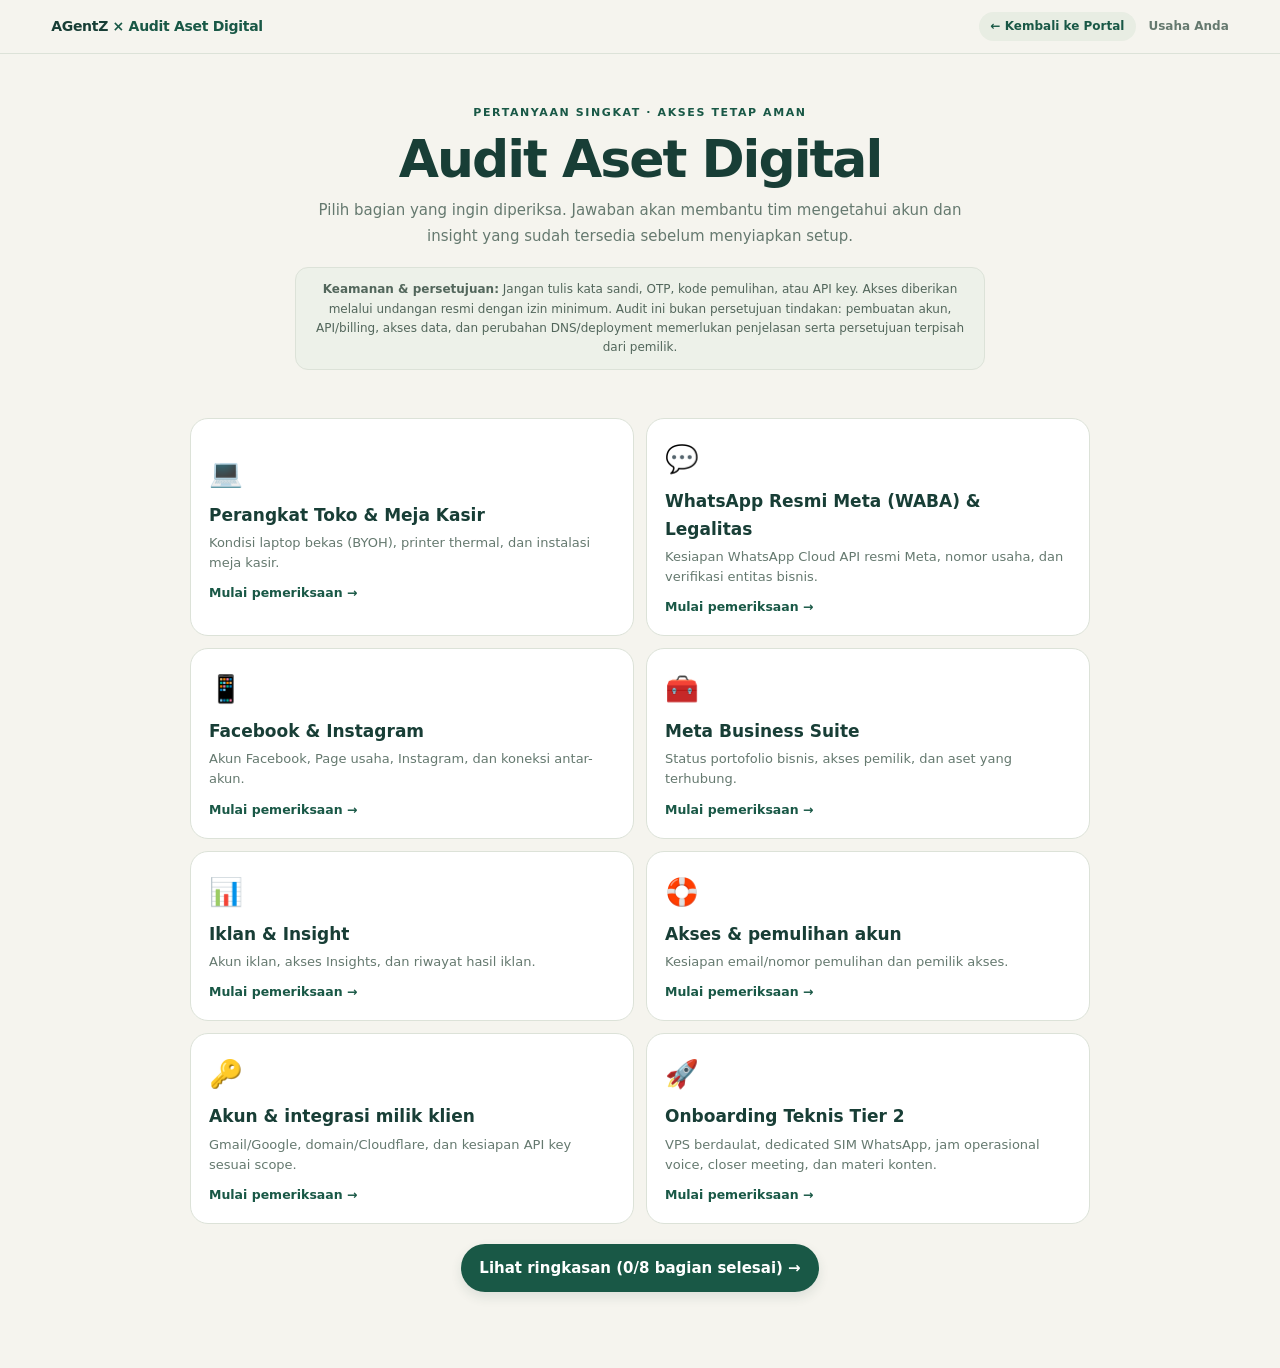
<file: audit.html>
<!doctype html><html lang="id"><head><meta charset="utf-8"><meta name="viewport" content="width=device-width,initial-scale=1"><meta name="theme-color" content="#183e36"><title>Audit Aset Digital | AGentZ</title><link rel="stylesheet" href="tokens.css"><style>
:root{color-scheme:light;--ink:#183e36;--green:#195846;--muted:#65796f;--paper:#f5f4ee;--line:#dce2d8;--white:#fff;--orange:#ad582e}*{box-sizing:border-box}body{margin:0;background:var(--paper);color:var(--ink);font:15px/1.6 Inter,ui-sans-serif,system-ui,-apple-system,"Segoe UI",sans-serif}button,input,textarea{font:inherit}button{cursor:pointer}header{position:sticky;top:0;z-index:5;display:flex;justify-content:space-between;align-items:center;gap:12px;padding:12px clamp(16px,4vw,56px);background:#f5f4eef5;border-bottom:1px solid var(--line);backdrop-filter:blur(10px)}.brand{font-size:14px;font-weight:900;letter-spacing:-.3px}.brand span{color:var(--green)}.owner{max-width:45vw;overflow:hidden;text-overflow:ellipsis;white-space:nowrap;color:var(--muted);font-size:12px;font-weight:700}.wrap{width:min(900px,100% - 32px);margin:0 auto;padding:28px 0 56px}.screen{display:none}.screen.active{display:block}.hero{text-align:center;padding:22px 0 24px}.eyebrow{color:var(--green);font-size:11px;font-weight:900;letter-spacing:1.6px;text-transform:uppercase}.hero h1{margin:10px auto;max-width:700px;font-size:clamp(30px,6vw,52px);line-height:1.05;letter-spacing:-2px}.hero p{max-width:650px;margin:12px auto;color:var(--muted);line-height:1.7}.actions{display:flex;justify-content:center;flex-wrap:wrap;gap:10px;margin:20px 0}.btn{border:0;border-radius:999px;background:var(--green);color:white;font-weight:800;padding:12px 18px;box-shadow:0 5px 12px #183e361c}.btn.secondary{background:white;color:var(--green);border:1px solid #cbd8c8;box-shadow:none}.btn:hover{filter:brightness(.95)}.btn:disabled{opacity:.45;cursor:default}.tracks{display:grid;grid-template-columns:repeat(2,minmax(0,1fr));gap:12px;margin-top:24px}.track{padding:18px;border:1px solid var(--line);border-radius:18px;background:white;text-align:left;transition:.15s;color:var(--ink)}.track:hover{border-color:#9bac99;transform:translateY(-2px)}.track .ico{font-size:27px}.track h2{margin:8px 0 4px;font-size:17px}.track p{margin:0;color:var(--muted);font-size:13px;line-height:1.55}.track small{display:block;margin-top:10px;color:var(--green);font-weight:800}.note-banner{margin:18px auto 0;max-width:690px;padding:12px 15px;border:1px solid #dce2d8;border-radius:13px;background:#edf1e9;color:#52665b;font-size:12px;line-height:1.6}.topline{display:flex;align-items:center;justify-content:space-between;gap:12px;margin-bottom:10px}.pill{display:inline-flex;align-items:center;border-radius:999px;background:#e8ede3;color:var(--green);padding:7px 12px;font-size:11px;font-weight:900}.counter{font-size:12px;font-weight:900;color:var(--muted)}.progress{height:7px;background:#dce2d8;border-radius:99px;overflow:hidden}.progress span{display:block;height:100%;background:var(--green);transition:width .2s}.question-box{margin:clamp(28px,7vh,70px) auto 22px;max-width:760px;text-align:center}.question-box .qicon{font-size:32px}.question-box h1{margin:6px auto 10px;font-size:clamp(25px,5vw,40px);line-height:1.16;letter-spacing:-1.3px}.question-box p{margin:0;color:var(--muted);font-size:13px}.options{display:grid;grid-template-columns:repeat(2,minmax(0,1fr));gap:13px;max-width:760px;margin:0 auto}.option{min-height:142px;display:flex;align-items:center;gap:16px;padding:18px;text-align:left;border:2px solid var(--line);border-radius:18px;background:white;color:var(--ink);transition:.15s}.option:hover{border-color:#9bac99;transform:translateY(-2px)}.option.selected{border-color:var(--green);background:#edf5eb;box-shadow:0 5px 16px #183e3611}.option-icon{flex:0 0 auto;width:66px;height:66px;display:grid;place-items:center;border-radius:17px;background:#edf1e9;font-size:36px}.option.selected .option-icon{background:var(--green);color:white}.option-copy{display:flex;flex-direction:column;gap:5px}.option-copy b{font-size:15px}.option-copy small{color:var(--muted);font-size:12px;line-height:1.4}.option-key{font-size:10px;color:var(--green);font-weight:900;letter-spacing:1px}.field{max-width:760px;margin:15px auto}.field label{display:block;margin-bottom:6px;font-size:11px;font-weight:900;color:var(--muted)}.field textarea{width:100%;border:1px solid var(--line);border-radius:12px;background:white;padding:12px 14px;color:var(--ink);resize:vertical}.nav{display:flex;justify-content:space-between;gap:10px;max-width:760px;margin:20px auto}.result-grid{display:grid;grid-template-columns:1fr;gap:12px;margin:18px 0}.result-card{background:#fff;border:1px solid var(--line);border-radius:15px;padding:15px}.result-card h3{margin:0 0 8px;font-size:14px}.result-card ul{margin:0;padding-left:18px;font-size:12px;color:var(--muted)}.result-card ul{padding:0;list-style:none}.result-card li{display:grid;grid-template-columns:minmax(0,1.3fr) minmax(0,1fr);gap:16px;margin:0;padding:12px 0;border-top:1px solid var(--line);overflow-wrap:anywhere}.result-card li small{display:block}.result-card li b{font-size:13px}.status{display:block;color:var(--green);font-size:10px;font-weight:900;text-transform:uppercase;letter-spacing:.8px}.field input{width:100%;border:1px solid var(--line);border-radius:12px;background:white;padding:12px 14px;color:var(--ink)}.summary-line{white-space:pre-wrap;background:#fff;border:1px solid var(--line);border-radius:14px;padding:14px;font-size:12px}@media(max-width:600px){header{padding:10px 14px}.wrap{padding:16px 0 36px}.tracks{gap:8px}.track{padding:13px}.track h2{font-size:15px}.track p{font-size:11px}.options{gap:8px}.option{min-height:100px;display:block;padding:10px}.option-icon{width:42px;height:42px;border-radius:12px;font-size:25px;margin-bottom:7px}.option-copy{gap:3px}.option-copy b{font-size:12px}.option-copy small{font-size:10px}.question-box{margin:30px auto 18px}.result-grid{grid-template-columns:1fr}}
.keyboard-help{text-align:center;color:var(--muted);font-size:11px;margin:12px 0 0}
</style></head><body><header><div class="brand"><a href="index.html?mode=audit" style="color:inherit;text-decoration:none;">AGentZ</a> <span>× Audit Aset Digital</span></div><div style="display:flex;gap:12px;align-items:center;"><a href="index.html?mode=audit" style="color:var(--green);text-decoration:none;font-size:12px;font-weight:800;background:#e8ede3;padding:5px 12px;border-radius:99px;">← Kembali ke Portal</a><div class="owner" id="owner-label">Usaha Anda</div></div></header><main class="wrap">
<section class="screen active" id="home"><div class="hero"><div class="eyebrow">Pertanyaan singkat · akses tetap aman</div><h1>Audit Aset Digital</h1><p>Pilih bagian yang ingin diperiksa. Jawaban akan membantu tim mengetahui akun dan insight yang sudah tersedia sebelum menyiapkan setup.</p><div class="note-banner"><b>Keamanan &amp; persetujuan:</b> Jangan tulis kata sandi, OTP, kode pemulihan, atau API key. Akses diberikan melalui undangan resmi dengan izin minimum. Audit ini bukan persetujuan tindakan: pembuatan akun, API/billing, akses data, dan perubahan DNS/deployment memerlukan penjelasan serta persetujuan terpisah dari pemilik.</div></div><div class="tracks" id="track-grid"></div><div class="actions"><button class="btn" id="show-summary" type="button">Lihat ringkasan audit →</button></div></section>
<section class="screen" id="question"><div class="topline"><span class="pill" id="track-name"></span><span class="counter" id="counter"></span></div><div class="progress"><span id="progress-bar"></span></div><div class="question-box"><div class="qicon" id="question-icon"></div><h1 id="question-title"></h1><p id="question-hint"></p></div><div class="options" id="options-grid"></div><div class="field"><label for="answer-note">Catatan tambahan (opsional)</label><textarea id="answer-note" rows="2" placeholder="Tulis rincian, nama akun, atau kendala yang perlu diperiksa…"></textarea></div><p class="keyboard-help" id="keyboard-help">Pintasan: 1–4 pilih jawaban · Enter lanjut · Shift+Enter baris baru</p><div class="nav"><button class="btn secondary" id="back-btn" type="button">← Menu audit</button><button class="btn" id="next-btn" type="button">Berikutnya →</button></div></section>
<section class="screen" id="report"><div class="hero"><div class="eyebrow">Rangkuman untuk persiapan setup</div><h1>Kesiapan Aset Digital</h1><p>Periksa jawaban tiap bagian. Jawaban “belum tahu” dapat ditindaklanjuti saat setup.</p></div><div class="result-grid" id="report-grid"></div><div class="field"><label for="audit-export">Semua pertanyaan &amp; jawaban · siap disalin ke AI</label><textarea id="audit-export" rows="12" readonly></textarea><p id="copy-status" role="status" aria-live="polite"></p></div><div class="field"><label for="business-name">Nama usaha (opsional)</label><input id="business-name" placeholder="Nama usaha"></div><div class="field"><label for="final-note">Catatan umum untuk tim (opsional)</label><textarea id="final-note" rows="3" placeholder="Konteks tambahan untuk persiapan setup"></textarea></div><div class="actions"><button class="btn secondary" id="return-home" type="button">← Kembali ke audit</button><button class="btn" id="copy-audit" type="button">Copy clipboard</button><button class="btn secondary" id="continue-setup" type="button">Simpan audit & lanjut ke Setup →</button></div></section>
</main><script>
const tracks={
hardware:{name:'Perangkat Toko & Meja Kasir',icon:'💻',desc:'Kondisi laptop bekas (BYOH), printer thermal, dan instalasi meja kasir.',questions:[
 {key:'hw-laptop',icon:'💻',text:'Apakah ada laptop bekas di toko yang siap diubah menjadi server Sulaptop 24/7?',hint:'Laptop Windows Core i3/i5, RAM min 4GB, SSD min 128GB, baterai nyala sebagai UPS darurat.',choices:[['✅','Ada, siap diinstal (BYOH)','Laptop siap'],['🔋','Ada, tapi baterai drop/rusak','Perlu servis/baterai'],['➕','Tidak ada laptop bekas','Pilih unit siap pakai AGentZ'],['❔','Belum tahu','Perlu dicek tim AGentZ']]},
 {key:'hw-printer',icon:'🖨️',text:'Apakah meja kasir sudah memiliki printer thermal USB untuk nota & kurir?',hint:'USB Thermal Printer 58mm/80mm high-speed untuk cetak tiket otomatis.',choices:[['✅','Sudah ada printer thermal USB','Printer tersedia'],['➕','Belum ada / masih nota tulisan tangan','Termasuk paket Tier 1'],['🖨️','Hanya ada printer A4 biasa','Perlu printer thermal kasir'],['❔','Belum tahu','Perlu diperiksa']]},
 {key:'hw-telegram',icon:'📱',text:'Apakah pemilik usaha aktif menggunakan akun Telegram pribadi?',hint:'Untuk menerima briefing omzet jam 07:00 dan kontrol 5 perintah toko dari HP.',choices:[['✅','Ya, aktif setiap hari','Telegram siap'],['📲','Ada akun, jarang dibuka','Siap aktifkan notifikasi'],['➕','Belum punya akun Telegram','Siap install aplikasi'],['❔','Lebih ingin via WhatsApp','Bahas saat onboarding']]},
 {key:'hw-phone',icon:'🔌',text:'Apakah ada ponsel Android cadangan toko untuk kabel USB gateway OTP?',hint:'Koneksi kabel USB permanen untuk ekstraksi SMS OTP bank & backup internet darurat.',choices:[['✅','Ada HP Android cadangan toko','Gateway siap'],['➕','Tidak ada (Opsi HP Toko Pixel +Rp 2,2 Jt)','Perlu unit siap pakai'],['🔒','Perlu proteksi baterai 80%','Konfigurasi anti-kembung'],['❔','Belum tahu','Bahas saat onboarding']]}
]},
waba:{name:'WhatsApp Resmi Meta (WABA) & Legalitas',icon:'💬',desc:'Kesiapan WhatsApp Cloud API resmi Meta, nomor usaha, dan verifikasi entitas bisnis.',questions:[
 {key:'waba-status',icon:'📱',text:'Bagaimana nomor WhatsApp bisnis digunakan saat ini?',hint:'AGentZ menggunakan jalur resmi WhatsApp Cloud API Meta (bukan bot scraping).',choices:[['📱','1 HP fisik bergantian kasir/admin','Perlu jalur Cloud API resmi'],['💻','WhatsApp Web di browser komputer','Sering delay/logout'],['🤖','Bot WA scraping unofficial','Risiko banned nomor tinggi'],['✅','Sudah resmi WhatsApp Business API','Tinggal integrasikan']]},
 {key:'waba-legal',icon:'🏛️',text:'Apakah usaha memiliki kelengkapan legalitas untuk verifikasi Meta Business Manager?',hint:'NIB / SIUP / Akta PT/CV atau dokumen usaha resmi untuk verifikasi Meta centang/resmi.',choices:[['✅','Lengkap (PT / CV / UD dengan NIB)','Legalitas terverifikasi'],['👤','Usaha perorangan (NIB perorangan & NPWP)','Bisa diproses'],['➕','Belum ada NIB resmi','Butuh pendampingan verifikasi'],['❔','Saya belum tahu','Perlu pemeriksaan tim']]},
 {key:'waba-billing',icon:'💳',text:'Apakah tersedia kartu kredit/debit online bisnis untuk biaya resmi pemakaian Meta API?',hint:'Biaya resmi Meta Cloud API (~Rp 50k–150k/bln) dibayarkan langsung tanpa markup.',choices:[['✅','Ya, kartu kredit / debit online siap','Billing siap'],['💳','Ada rekening, perlu aktivasi online','Perlu bantuan aktivasi'],['➕','Belum ada metode pembayaran kartu','Perlu solusi alternatif'],['❔','Belum tahu','Bahas saat onboarding']]}]},
facebook:{name:'Facebook & Instagram',icon:'📱',desc:'Akun Facebook, Page usaha, Instagram, dan koneksi antar-akun.',questions:[{key:'fb-login',icon:'👤',text:'Apakah Anda punya akun Facebook yang bisa digunakan?',hint:'Akun Facebook dibutuhkan untuk mengelola aset bisnis.',choices:[['✅','Ya, saya bisa masuk','Akun aktif'],['🔑','Ada, tetapi saya tidak bisa masuk','Perlu pulihkan akses'],['➕','Belum punya akun','Belum tersedia'],['❔','Saya belum tahu','Perlu diperiksa']]},{key:'fb-page',icon:'📄',text:'Apakah usaha Anda memiliki Facebook Page?',hint:'Page usaha berbeda dari profil Facebook pribadi.',choices:[['🏪','Ada dan saya bisa mengelolanya','Akses tersedia'],['👥','Ada, dikelola orang lain','Perlu undangan admin'],['➕','Belum ada Page usaha','Perlu dibuat'],['❔','Saya belum tahu','Perlu diperiksa']]},{key:'instagram',icon:'📸',text:'Apakah usaha Anda memiliki akun Instagram?',hint:'Pilih akun yang digunakan untuk usaha.',choices:[['💼','Ya, akun profesional/bisnis','Akun profesional'],['📱','Ya, tetapi akun personal','Perlu ditinjau'],['➕','Belum punya akun usaha','Belum tersedia'],['❔','Saya belum tahu','Perlu diperiksa']]},{key:'connected',icon:'🔗',text:'Apakah Instagram terhubung ke Facebook Page usaha?',hint:'Koneksi ini membantu pengelolaan lintas platform.',choices:[['✅','Ya, sudah terhubung','Terhubung'],['🧩','Belum terhubung','Perlu disambungkan'],['🚫','Tidak berlaku; salah satu belum ada','Aset belum lengkap'],['❔','Saya belum tahu','Perlu diperiksa']]}]},suite:{name:'Meta Business Suite',icon:'🧰',desc:'Status portofolio bisnis, akses pemilik, dan aset yang terhubung.',questions:[{key:'suite',icon:'🗂️',text:'Apakah Meta Business Suite sudah disiapkan?',hint:'Termasuk portofolio bisnis dan akses pemilik.',choices:[['✅','Sudah, saya bisa masuk','Akses tersedia'],['👥','Sudah, dikelola orang lain','Perlu akses pemilik'],['➕','Belum dibuat','Perlu disiapkan'],['❔','Saya belum tahu','Perlu diperiksa']]},{key:'assets',icon:'🔗',text:'Apakah Facebook Page dan Instagram berada di portofolio yang sama?',hint:'Periksa aset di pengaturan Meta Business Suite.',choices:[['✅','Ya, keduanya terlihat','Aset terhubung'],['📄','Hanya Facebook Page','Instagram perlu ditautkan'],['📸','Hanya Instagram','Page perlu ditautkan'],['❔','Belum ada / saya belum tahu','Perlu diperiksa']]}]},ads:{name:'Iklan & Insight',icon:'📊',desc:'Akun iklan, akses Insights, dan riwayat hasil iklan.',questions:[{key:'ad-account',icon:'📣',text:'Apakah akun iklan Meta tersedia dan bisa diakses?',hint:'Tidak perlu menjalankan iklan sekarang.',choices:[['✅','Ada, saya bisa mengaksesnya','Akses tersedia'],['👥','Ada, dikelola pihak lain','Perlu akses'],['➕','Belum ada akun iklan','Belum tersedia'],['❔','Saya belum tahu','Perlu diperiksa']]},{key:'insights',icon:'📈',text:'Apakah Anda bisa melihat Instagram atau Facebook Insights?',hint:'Insights membantu memahami jangkauan dan interaksi.',choices:[['📱','Ya, Instagram dan Facebook','Keduanya tersedia'],['📸','Instagram saja','Instagram tersedia'],['📄','Facebook saja','Facebook tersedia'],['❔','Belum / saya belum tahu','Perlu akses atau pemeriksaan']]},{key:'insight-summary',icon:'🧾',text:'Bisakah Anda membagikan ringkasan Insight 30 hari terakhir?',hint:'Jika tersedia, catat jangkauan, interaksi, kunjungan profil, pesan, atau prospek. Angka perkiraan juga berguna.',notePrompt:'Contoh: Instagram · jangkauan 1.200 · interaksi 86 · pesan 14. Catat platform dan periode.',choices:[['📊','Ya, ada jangkauan dan interaksi','Ringkasan insight siap'],['💬','Ya, ada pesan atau klik','Aktivitas calon pelanggan tersedia'],['👥','Bisa nanti; perlu minta akses/laporan','Perlu dikumpulkan'],['❔','Belum tersedia / saya belum tahu','Perlu ditinjau saat setup']]},{key:'ads-history',icon:'💸',text:'Apakah usaha pernah menjalankan iklan Facebook atau Instagram?',hint:'Jika pernah, hasil iklan dapat menjadi acuan.',choices:[['📈','Ya, saya bisa melihat hasilnya','Riwayat tersedia'],['👥','Ya, dikelola pihak lain','Perlu minta laporan'],['➖','Belum pernah beriklan','Belum ada riwayat'],['❔','Saya belum tahu','Perlu diperiksa']]}]},recovery:{name:'Akses & pemulihan akun',icon:'🛟',desc:'Kesiapan email/nomor pemulihan dan pemilik akses.',questions:[{key:'recovery',icon:'🔐',text:'Apakah email dan nomor pemulihan akun masih bisa diakses?',hint:'Ini membantu pemilik memulihkan akses secara aman bila diperlukan.',choices:[['✅','Email dan nomor bisa diakses','Pemulihan siap'],['✉️','Hanya email','Nomor perlu diperbarui'],['📞','Hanya nomor telepon','Email perlu diperbarui'],['❔','Tidak / saya belum tahu','Perlu bantuan pemulihan']]}]},accounts:{name:'Akun & integrasi milik klien',icon:'🔑',desc:'Gmail/Google, domain/Cloudflare, dan kesiapan API key sesuai scope.',questions:[{key:'client-google',icon:'📧',text:'Jika layanan Google dibutuhkan, apakah akun Gmail/Workspace bisnis dimiliki dan dikendalikan oleh Anda?',hint:'Akun bisnis milik klien; audit ini tidak meminta email login, password, atau OTP.',choices:[['✅','Ya, akun admin tersedia','Siap untuk undangan/perizinan'],['🧩','Ada, perlu bantuan konfigurasi','Perlu didampingi'],['➕','Belum ada / belum disiapkan','Siapkan setelah scope disetujui'],['🚫','Tidak termasuk scope / tidak relevan','Tidak diperlukan']]},{key:'client-domain-cloudflare',icon:'🌐',text:'Jika website, domain, DNS, atau deployment dibutuhkan, apakah domain dan akun pengelolanya milik Anda?',hint:'Cloudflare hanya diperlukan bila dipilih untuk domain/DNS/deployment. Pemilik tetap memegang admin dan 2FA.',choices:[['✅','Domain dan akun pengelola tersedia','Siap ditinjau'],['🧩','Domain ada, perlu bantuan akses/setup','Perlu didampingi'],['➕','Belum ada / belum disiapkan','Tentukan kebutuhan dahulu'],['🚫','Tidak termasuk scope / tidak relevan','Tidak diperlukan']]},{key:'client-api-key',icon:'🔌',text:'Jika integrasi AI, WhatsApp, atau API pihak ketiga diperlukan, apakah provider dipilih dan API key dapat dibuat di akun milik Anda?',hint:'Jangan masukkan API key di sini. Provider menagih pemakaian langsung ke pemilik akun kecuali proposal menyebut item lain.',choices:[['✅','Ya, provider dan akun tersedia','Buat key setelah persetujuan scope'],['🧩','Ada akun, perlu panduan setup','Perlu didampingi'],['➕','Belum ada / belum dipilih','Pilih provider dan biaya dahulu'],['🚫','Tidak termasuk scope / tidak relevan','Tidak diperlukan']]},{key:'client-approval',icon:'📝',text:'Apakah Anda memahami bahwa setiap akses atau perubahan memerlukan penjelasan dan persetujuan spesifik sebelum dilakukan?',hint:'Jawaban audit bukan otorisasi. Persetujuan untuk akun, billing, API, data, dan perubahan DNS/deployment dicatat terpisah.',choices:[['✅','Ya, saya ingin lanjut setelah scope jelas','Konfirmasi tertulis sebelum tindakan'],['❔','Saya ingin penjelasan lebih lanjut','Bahas pada sesi penawaran'],['⏳','Belum siap menyetujui tindakan','Jangan lakukan perubahan'],['🚫','Tidak relevan untuk proyek ini','Catat scope yang dipilih']]}]},tier2_onboarding:{name:'Onboarding Teknis Tier 2',icon:'🚀',desc:'VPS berdaulat, dedicated SIM WhatsApp, jam operasional voice, closer meeting, dan materi konten.',questions:[{key:'t2-vps',icon:'🖥️',text:'Apakah akun VPS pribadi (Ubuntu 24.04: Hetzner / Hostinger / DigitalOcean) sudah disiapkan untuk infrastruktur berdaulat?',hint:'Sistem Tier 2 berjalan di server mandiri milik klien ($10/bln) tanpa ketergantungan software agency.',choices:[['✅','Sudah ada akun cloud/VPS','Siap deploy Docker'],['💳','Ada kartu pembayaran, butuh panduan setup','Perlu dipandu Day 1-2'],['➕','Belum ada akun cloud','Perlu dibuat saat onboarding'],['❔','Belum tahu','Perlu konsultasi teknis']]},{key:'t2-sim',icon:'📱',text:'Apakah sudah disiapkan nomor SIM khusus untuk WhatsApp Cloud API / Gateway (bukan nomor pribadi founder)?',hint:'Nomor baru/khusus diperlukan agar nomor pribadi founder tidak terganggu atau terkena pembatasan chat.',choices:[['📱','Nomor SIM khusus sudah siap','Siap registrasi API'],['🔄','Ada nomor bisnis lama yang ingin dialihkan','Perlu migrasi chat'],['➕','Akan beli SIM card baru','Siap sebelum Day 5'],['❔','Belum tahu','Minta arahan nomor']]},{key:'t2-voice-policy',icon:'📞',text:'Untuk panggilan telepon otomatis ElevenLabs (<10 detik respon), kapan jam operasional telepon yang disetujui?',hint:'Menentukan batasan etika & legalitas jam panggilan ke prospek baru.',choices:[['🕒','Hari kerja 09:00–18:00 WIB','Standar jam kantor'],['⏰','Setiap hari 08:00–20:00 WIB','Fleksibel termasuk weekend'],['⚙️','Kustom sesuai persetujuan tertulis','Perlu konfigurasi khusus'],['🚫','Hanya WhatsApp text (nonaktifkan voice dialer)','Tanpa panggilan suara']]},{key:'t2-closer',icon:'🤝',text:'Siapa yang akan memegang sesi closing/konsultasi yang dijadwalkan sistem ke Cal.com?',hint:'Dossier intelijen akan dikirim ke Telegram perwakilan ini 15 menit sebelum meeting.',choices:[['👤','Founder / Pemilik usaha sendiri','1 kalender closer'],['👥','Tim sales internal (1–3 closer)','Rotasi kalender'],['🏢','Tim sales besar (>3 orang)','Round-robin multi-closer'],['❔','Belum ditentukan','Tentukan saat kickoff']]},{key:'t2-creative',icon:'🎥',text:'Untuk materi 14 aset konten dan video YouTube (Rian & Dimas), apakah founder bersedia tampil on-camera?',hint:'Mempengaruhi arahan penulisan skrip konten dan format video.',choices:[['🎥','Ya, founder siap tampil on-camera','Materi personal branding'],['🎬','Kombinasi founder dan staf/produk','Materi hybrid'],['📦','Hanya faceless / B-roll & showcase produk','Tanpa wajah founder'],['❔','Perlu didiskusikan','Pilih format di Day 1']]}]}};
const order=['hardware','waba','facebook','suite','ads','recovery','accounts','tier2_onboarding'];let activeKey='facebook',index=0;const answerState={};const businessNameInput=document.getElementById('business-name');
function esc(s){const e=document.createElement('span');e.textContent=String(s);return e.innerHTML}function showScreen(id){document.querySelectorAll('.screen').forEach(x=>x.classList.toggle('active',x.id===id));window.scrollTo({top:0,behavior:'smooth'})}
function completed(key){return tracks[key].questions.every(q=>answerState[q.key]?.choice!==undefined)}function renderHome(){document.getElementById('track-grid').innerHTML=order.map(k=>{const t=tracks[k],done=completed(k);return `<button class="track" type="button" onclick="startTrack('${k}')"><span class="ico">${t.icon}</span><h2>${t.name}</h2><p>${t.desc}</p><small>${done?'✓ Selesai · ubah jawaban':'Mulai pemeriksaan →'}</small></button>`}).join('');const b=document.getElementById('show-summary');const n=order.filter(completed).length;b.textContent=n===order.length?'Lihat ringkasan audit →':`Lihat ringkasan (${n}/${order.length} bagian selesai) →`;document.getElementById('owner-label').textContent=businessNameInput.value.trim()||'Usaha Anda'}
function businessName(){return businessNameInput.value.trim()||'Usaha Anda'}function startTrack(key){activeKey=key;index=0;showScreen('question');renderQuestion()}function renderQuestion(){const t=tracks[activeKey],q=t.questions[index],saved=answerState[q.key]||{};document.getElementById('track-name').textContent=t.name;document.getElementById('counter').textContent=`${index+1} / ${t.questions.length}`;document.getElementById('progress-bar').style.width=`${((index+1)/t.questions.length)*100}%`;document.getElementById('question-icon').textContent=q.icon;document.getElementById('question-title').textContent=q.text;document.getElementById('question-hint').textContent=q.hint;document.getElementById('answer-note').value=saved.note||'';document.getElementById('answer-note').placeholder=q.notePrompt||'Tulis rincian, nama akun, atau kendala yang perlu diperiksa…';document.getElementById('options-grid').innerHTML=q.choices.map((c,i)=>`<button class="option ${saved.choice===i?'selected':''}" type="button" onclick="selectChoice(${i})" aria-pressed="${saved.choice===i}"><span class="option-icon" aria-hidden="true">${c[0]}</span><span class="option-copy"><span class="option-key">${i+1}</span><b>${esc(c[1])}</b><small>${esc(c[2])}</small></span></button>`).join('');document.getElementById('back-btn').textContent=index===0?'← Menu audit':'← Sebelumnya';document.getElementById('back-btn').disabled=false;document.getElementById('next-btn').textContent=index===t.questions.length-1?'Lihat semua jawaban →':'Berikutnya →'}
function selectChoice(choice){const q=tracks[activeKey].questions[index];answerState[q.key]||={};if(answerState[q.key].choice===choice)delete answerState[q.key].choice;else answerState[q.key].choice=choice;renderQuestion()}document.getElementById('answer-note').addEventListener('input',e=>{const q=tracks[activeKey].questions[index];answerState[q.key]||={};answerState[q.key].note=e.target.value});function nextQuestion(){if(index<tracks[activeKey].questions.length-1){index++;renderQuestion()}else{renderReport();showScreen('report')}}function previousQuestion(){if(index>0){index--;renderQuestion()}else{renderHome();showScreen('home')}}document.getElementById('next-btn').onclick=nextQuestion;document.getElementById('back-btn').onclick=previousQuestion;document.getElementById('business-name').addEventListener('input',renderHome);
function reportRows(q){const a=answerState[q.key]||{},choice=q.choices[a.choice];return `<li><span>${esc(q.text)}</span><span><b>${choice?esc(choice[1]):'Belum dijawab'}</b>${a.note?`<small>Catatan: ${esc(a.note)}</small>`:''}</span></li>`}
function discoveryText(){try{return localStorage.getItem('business_discovery_export_text')||''}catch{return ''}}
function auditSummary(){return [`Audit aset digital · ${businessName()}`,...order.flatMap(k=>['',tracks[k].name,...tracks[k].questions.map(q=>{const a=answerState[q.key]||{},c=q.choices[a.choice];return '- '+q.text+': '+(c?c[1]:'Belum dijawab')+(a.note?' · Catatan: '+a.note:'')})]),'Catatan umum: '+(document.getElementById('final-note').value.trim()||'Tidak ada')].join('\n')}
function refreshExport(){document.getElementById('audit-export').value=(discoveryText()?discoveryText()+'\n\n':'')+auditSummary()}
function renderReport(){document.getElementById('report-grid').innerHTML=order.map(k=>`<section class="result-card"><span class="status">${completed(k)?'Bagian selesai':'Belum lengkap'}</span><h3>${tracks[k].icon} ${tracks[k].name}</h3><ul>${tracks[k].questions.map(reportRows).join('')}</ul></section>`).join('');refreshExport()}
document.getElementById('final-note').addEventListener('input',refreshExport);
businessNameInput.addEventListener('input',refreshExport);
document.getElementById('copy-audit').onclick=async()=>{refreshExport();const out=document.getElementById('audit-export'),status=document.getElementById('copy-status');try{await navigator.clipboard.writeText(out.value);status.textContent='Semua pertanyaan dan jawaban disalin. Tempel ke AI agent untuk menyusun timeline.'}catch{out.focus();out.select();status.textContent=document.execCommand('copy')?'Semua pertanyaan dan jawaban disalin.':'Pilih teks ringkasan lalu salin secara manual.'}};
document.getElementById('show-summary').onclick=()=>{renderReport();showScreen('report')};document.getElementById('return-home').onclick=()=>{renderHome();showScreen('home')};document.getElementById('continue-setup').onclick=()=>{
  renderReport();
  const summaryText = auditSummary();
  try{ localStorage.setItem('business_discovery_asset_audit_complete','true'); }catch(e){}
  try{ localStorage.setItem('business_discovery_asset_audit_summary',summaryText); }catch(e){}
  try{ parent.postMessage({type:'sales-flow-audit-marked',summary:summaryText},'*'); }catch(e){}

  window.location.href = 'index.html?mode=setup';
};
renderHome();
document.addEventListener('keydown',event=>{if(!document.getElementById('question').classList.contains('active')||event.repeat)return;const target=event.target;if(event.key==='Enter'){if(target?.closest('button,a,[role=button]'))return;if(event.shiftKey&&target?.matches('textarea'))return;event.preventDefault();nextQuestion();return}if(!['1','2','3','4','Delete'].includes(event.key))return;if(target?.matches('input,textarea,select,[contenteditable=true]'))return;if(event.key==='Delete')previousQuestion();else selectChoice(Number(event.key)-1)});

// URL business name
(function() {
  const p = new URLSearchParams(window.location.search);
  const n = p.get('name') || p.get('business') || p.get('s');
  if (n) {
    try { localStorage.setItem('business_discovery_name', n); } catch(e){}
    if (businessNameInput) businessNameInput.value = n;
    const el = document.getElementById('owner-label');
    if (el) el.textContent = n;
    renderHome();
  }
})();

</script></body></html>
</file>
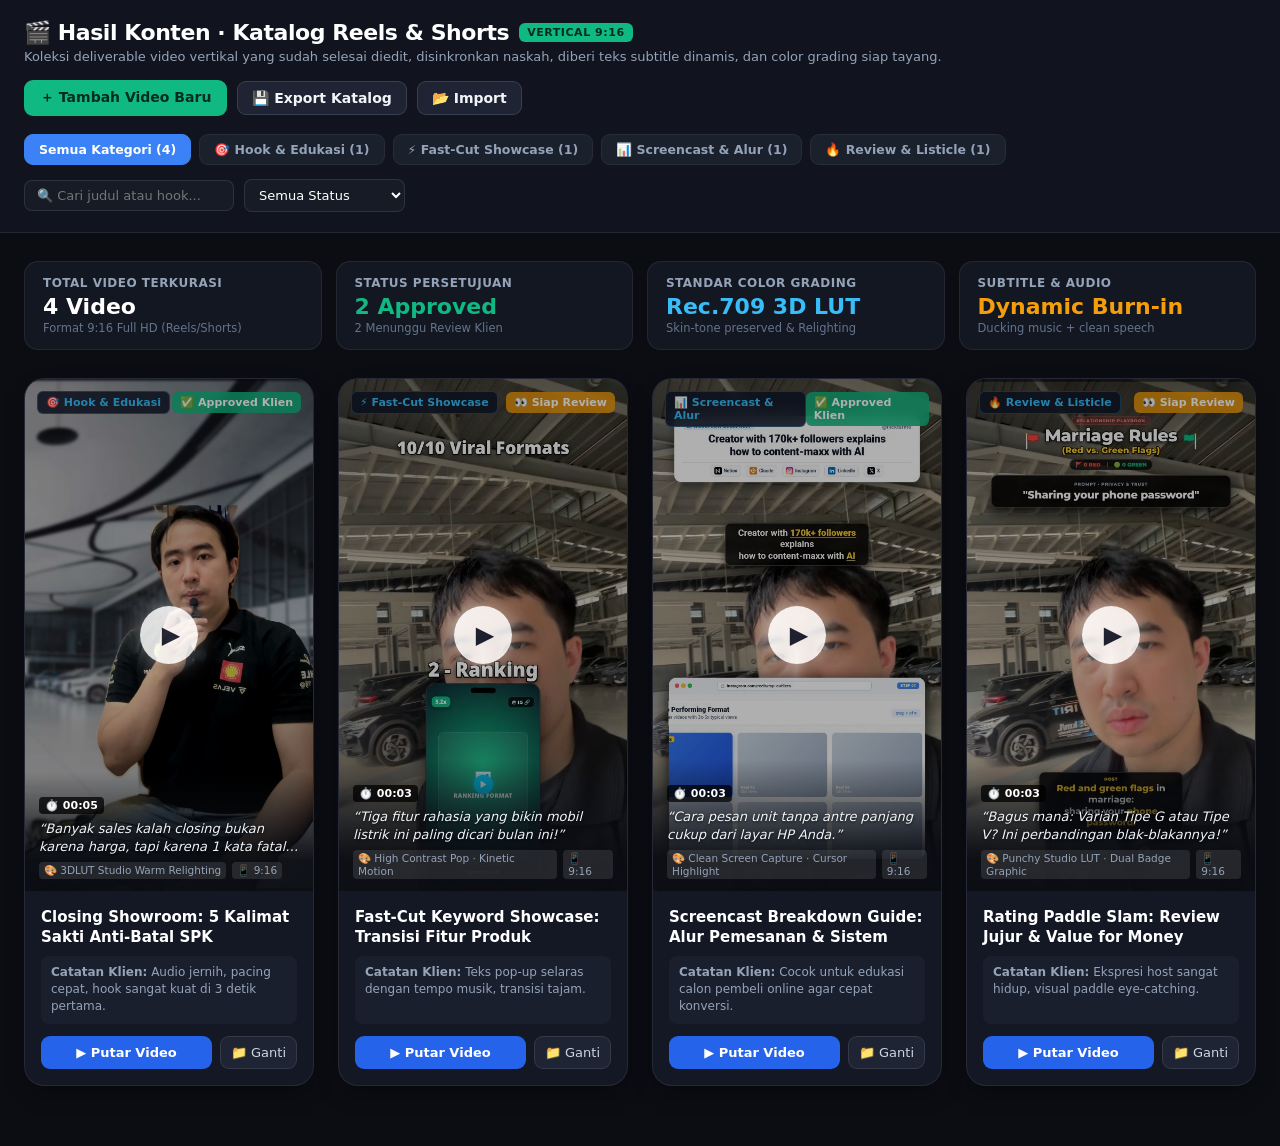
<file: hasil-konten.html>
<!doctype html>
<html lang="id">
<head>
  <meta charset="utf-8">
  <meta name="viewport" content="width=device-width,initial-scale=1">
  <title>Katalog Hasil Konten · Video Reels &amp; Shorts Siap Tayang</title>
  <style>
    * { box-sizing: border-box; }
    body {
      margin: 0;
      font: 14px system-ui, -apple-system, BlinkMacSystemFont, "Segoe UI", Roboto, sans-serif;
      background: #0b0d13;
      color: #e2e8f0;
      min-height: 100vh;
    }
    button, input, textarea, select { font: inherit; }
    button { cursor: pointer; border-radius: 9px; transition: all .15s ease; }
    
    /* Header Toolbar */
    .catalog-header {
      background: #11141f;
      border-bottom: 1px solid rgba(255,255,255,0.08);
      padding: 20px 24px;
      position: sticky;
      top: 0;
      z-index: 50;
      backdrop-filter: blur(12px);
    }
    .header-top {
      display: flex;
      justify-content: space-between;
      align-items: center;
      gap: 16px;
      flex-wrap: wrap;
      margin-bottom: 18px;
    }
    .header-title-box h1 {
      margin: 0;
      font-size: 22px;
      font-weight: 850;
      letter-spacing: -0.02em;
      color: #ffffff;
      display: flex;
      align-items: center;
      gap: 10px;
    }
    .header-badge {
      background: #10b981;
      color: #022c22;
      font-size: 11px;
      font-weight: 800;
      padding: 3px 8px;
      border-radius: 6px;
      text-transform: uppercase;
      letter-spacing: 0.05em;
    }
    .header-subtitle {
      color: #94a3b8;
      font-size: 13px;
      margin-top: 4px;
    }
    .header-actions {
      display: flex;
      gap: 10px;
      align-items: center;
      flex-wrap: wrap;
    }
    .btn-primary {
      background: #10b981;
      color: #022c22;
      font-weight: 750;
      padding: 9px 16px;
      border: none;
      display: inline-flex;
      align-items: center;
      gap: 6px;
    }
    .btn-primary:hover {
      background: #34d399;
      transform: translateY(-1px);
    }
    .btn-secondary {
      background: #1e2433;
      color: #f1f5f9;
      border: 1px solid rgba(255,255,255,0.12);
      font-weight: 600;
      padding: 8px 14px;
    }
    .btn-secondary:hover {
      background: #2a3347;
      border-color: rgba(255,255,255,0.2);
    }

    /* Filter & Search Bar */
    .filter-bar {
      display: flex;
      justify-content: space-between;
      align-items: center;
      gap: 12px;
      flex-wrap: wrap;
    }
    .category-pills {
      display: flex;
      gap: 8px;
      overflow-x: auto;
      padding-bottom: 2px;
    }
    .pill-btn {
      background: #1a202c;
      color: #94a3b8;
      border: 1px solid rgba(255,255,255,0.06);
      padding: 7px 14px;
      font-size: 12.5px;
      font-weight: 650;
      white-space: nowrap;
    }
    .pill-btn:hover {
      color: #ffffff;
      background: #242c3d;
    }
    .pill-btn.active {
      background: #3b82f6;
      color: #ffffff;
      border-color: #3b82f6;
    }
    .filter-right {
      display: flex;
      gap: 10px;
      align-items: center;
    }
    .search-input {
      background: #161b26;
      border: 1px solid rgba(255,255,255,0.1);
      color: #ffffff;
      border-radius: 8px;
      padding: 7px 12px;
      font-size: 13px;
      width: 210px;
    }
    .search-input:focus {
      outline: none;
      border-color: #3b82f6;
    }
    .status-select {
      background: #161b26;
      border: 1px solid rgba(255,255,255,0.1);
      color: #ffffff;
      border-radius: 8px;
      padding: 7px 10px;
      font-size: 13px;
    }

    /* Catalog Container */
    .catalog-content {
      padding: 28px 24px 60px;
      max-width: 1440px;
      margin: 0 auto;
    }

    /* Stats Overview Banner */
    .stats-banner {
      display: grid;
      grid-template-columns: repeat(auto-fit, minmax(200px, 1fr));
      gap: 14px;
      margin-bottom: 28px;
    }
    .stat-card {
      background: #131722;
      border: 1px solid rgba(255,255,255,0.07);
      border-radius: 14px;
      padding: 14px 18px;
    }
    .stat-card span {
      display: block;
      color: #94a3b8;
      font-size: 12px;
      font-weight: 600;
      text-transform: uppercase;
      letter-spacing: 0.04em;
    }
    .stat-card b {
      display: block;
      font-size: 22px;
      font-weight: 800;
      color: #ffffff;
      margin-top: 4px;
    }
    .stat-card small {
      font-size: 11.5px;
      color: #64748b;
    }

    /* Vertical Reels Grid */
    .reels-grid {
      display: grid;
      grid-template-columns: repeat(auto-fill, minmax(280px, 1fr));
      gap: 24px;
    }
    .reel-card {
      background: #141724;
      border: 1px solid rgba(255,255,255,0.08);
      border-radius: 20px;
      overflow: hidden;
      display: flex;
      flex-direction: column;
      position: relative;
      box-shadow: 0 10px 25px -5px rgba(0,0,0,0.4);
      transition: all .25s ease;
    }
    .reel-card:hover {
      transform: translateY(-4px);
      border-color: rgba(59,130,246,0.5);
      box-shadow: 0 16px 32px -6px rgba(0,0,0,0.6);
    }

    /* 9:16 Video Preview Frame */
    .reel-media-wrap {
      width: 100%;
      aspect-ratio: 9/16;
      background: #090a0f;
      position: relative;
      cursor: pointer;
      overflow: hidden;
    }
    .reel-thumb-img, .reel-video-preview {
      width: 100%;
      height: 100%;
      object-fit: cover;
      display: block;
      transition: transform .3s ease;
    }
    .reel-card:hover .reel-thumb-img {
      transform: scale(1.03);
    }
    
    /* Overlay badges */
    .reel-top-badges {
      position: absolute;
      top: 12px;
      left: 12px;
      right: 12px;
      display: flex;
      justify-content: space-between;
      align-items: center;
      z-index: 2;
    }
    .badge-cat {
      background: rgba(15,23,42,0.85);
      color: #38bdf8;
      font-size: 11px;
      font-weight: 750;
      padding: 4px 8px;
      border-radius: 6px;
      backdrop-filter: blur(8px);
      border: 1px solid rgba(56,189,248,0.3);
    }
    .badge-status {
      font-size: 11px;
      font-weight: 800;
      padding: 4px 8px;
      border-radius: 6px;
      backdrop-filter: blur(8px);
    }
    .badge-status.approved {
      background: rgba(16,185,129,0.85);
      color: #ffffff;
    }
    .badge-status.review {
      background: rgba(245,158,11,0.85);
      color: #ffffff;
    }
    .badge-status.revision {
      background: rgba(239,68,68,0.85);
      color: #ffffff;
    }

    /* Play Button Hover Glow */
    .reel-play-overlay {
      position: absolute;
      inset: 0;
      display: flex;
      align-items: center;
      justify-content: center;
      background: rgba(0,0,0,0.35);
      opacity: 0.9;
      transition: all .2s ease;
      z-index: 2;
    }
    .reel-card:hover .reel-play-overlay {
      opacity: 1;
      background: rgba(0,0,0,0.15);
    }
    .play-btn-circle {
      width: 58px;
      height: 58px;
      border-radius: 50%;
      background: rgba(255,255,255,0.95);
      color: #0f172a;
      display: flex;
      align-items: center;
      justify-content: center;
      font-size: 24px;
      padding-left: 4px;
      box-shadow: 0 0 25px rgba(255,255,255,0.5);
      transition: transform .2s ease;
    }
    .reel-card:hover .play-btn-circle {
      transform: scale(1.1);
      background: #10b981;
      color: white;
      box-shadow: 0 0 30px rgba(16,185,129,0.7);
    }

    /* Bottom Info Overlay on Media */
    .reel-media-footer {
      position: absolute;
      bottom: 0;
      left: 0;
      right: 0;
      padding: 24px 14px 12px;
      background: linear-gradient(transparent, rgba(11,13,19,0.95) 75%);
      z-index: 2;
    }
    .duration-pill {
      display: inline-block;
      background: rgba(0,0,0,0.75);
      color: #ffffff;
      font-size: 11px;
      font-weight: 750;
      padding: 2px 6px;
      border-radius: 4px;
      margin-bottom: 6px;
    }
    .reel-hook-text {
      color: #f1f5f9;
      font-size: 13px;
      font-style: italic;
      line-height: 1.4;
      display: -webkit-box;
      -webkit-line-clamp: 2;
      -webkit-box-orient: vertical;
      overflow: hidden;
      margin: 0 0 6px;
      text-shadow: 0 1px 3px rgba(0,0,0,0.8);
    }
    .reel-tech-tags {
      display: flex;
      gap: 6px;
      font-size: 10.5px;
      color: #94a3b8;
    }
    .reel-tech-tags span {
      background: rgba(255,255,255,0.1);
      padding: 2px 5px;
      border-radius: 4px;
    }

    /* Card Details Below Media */
    .reel-card-body {
      padding: 16px;
      display: flex;
      flex-direction: column;
      flex: 1;
    }
    .reel-title {
      font-size: 15px;
      font-weight: 750;
      color: #ffffff;
      margin: 0 0 8px;
      line-height: 1.35;
    }
    .reel-notes-preview {
      font-size: 12px;
      color: #94a3b8;
      background: #1a1f2e;
      border-radius: 8px;
      padding: 8px 10px;
      line-height: 1.45;
      margin-bottom: 12px;
      flex: 1;
    }
    .reel-card-actions {
      display: grid;
      grid-template-columns: 1fr auto;
      gap: 8px;
    }
    .btn-watch {
      background: #2563eb;
      color: #ffffff;
      font-weight: 700;
      font-size: 13px;
      padding: 8px;
      border: none;
      display: flex;
      align-items: center;
      justify-content: center;
      gap: 6px;
    }
    .btn-watch:hover {
      background: #1d4ed8;
    }
    .btn-icon {
      background: #1e2433;
      color: #cbd5e1;
      border: 1px solid rgba(255,255,255,0.1);
      padding: 8px 10px;
      font-size: 13px;
    }
    .btn-icon:hover {
      background: #2e384e;
      color: white;
    }

    /* ========================================================
       CINEMA LIGHTBOX MODAL (VERTICAL VIDEO PLAYER)
       ======================================================== */
    .modal-backdrop {
      position: fixed;
      inset: 0;
      background: rgba(0,0,0,0.85);
      backdrop-filter: blur(12px);
      z-index: 100;
      display: flex;
      align-items: center;
      justify-content: center;
      padding: 20px;
      opacity: 0;
      pointer-events: none;
      transition: opacity .25s ease;
    }
    .modal-backdrop.open {
      opacity: 1;
      pointer-events: auto;
    }
    .modal-cinema {
      background: #11141f;
      border: 1px solid rgba(255,255,255,0.15);
      border-radius: 24px;
      width: 100%;
      max-width: 960px;
      max-height: 90vh;
      display: grid;
      grid-template-columns: 400px minmax(0, 1fr);
      overflow: hidden;
      box-shadow: 0 25px 60px -15px rgba(0,0,0,0.9);
      position: relative;
    }
    
    /* Left: Phone Mockup Video Player */
    .cinema-player-col {
      background: #08090d;
      padding: 20px;
      display: flex;
      flex-direction: column;
      align-items: center;
      justify-content: center;
      border-right: 1px solid rgba(255,255,255,0.08);
      position: relative;
    }
    .phone-mockup-frame {
      width: 320px;
      height: 568px;
      background: #000000;
      border: 8px solid #222736;
      border-radius: 36px;
      overflow: hidden;
      position: relative;
      box-shadow: 0 20px 40px rgba(0,0,0,0.8);
      display: flex;
      align-items: center;
      justify-content: center;
    }
    .phone-speaker-notch {
      position: absolute;
      top: 8px;
      left: 50%;
      transform: translateX(-50%);
      width: 60px;
      height: 4px;
      background: #333d52;
      border-radius: 99px;
      z-index: 10;
    }
    .cinema-video-elem {
      width: 100%;
      height: 100%;
      object-fit: cover;
      background: #000;
      display: block;
    }
    .player-nav-btns {
      display: flex;
      gap: 12px;
      margin-top: 14px;
    }
    .nav-arrow-btn {
      background: #1e2433;
      color: #ffffff;
      border: 1px solid rgba(255,255,255,0.12);
      font-size: 13px;
      padding: 7px 16px;
      font-weight: 600;
    }
    .nav-arrow-btn:hover {
      background: #2b3449;
    }

    /* Right: Details & Client Feedback Console */
    .cinema-info-col {
      padding: 24px;
      overflow-y: auto;
      display: flex;
      flex-direction: column;
    }
    .cinema-header-bar {
      display: flex;
      justify-content: space-between;
      align-items: flex-start;
      margin-bottom: 16px;
    }
    .deliverable-code {
      font-size: 11px;
      font-weight: 800;
      color: #38bdf8;
      letter-spacing: 0.05em;
      text-transform: uppercase;
    }
    .cinema-modal-title {
      margin: 4px 0 0;
      font-size: 20px;
      font-weight: 800;
      color: #ffffff;
    }
    .btn-close-modal {
      background: transparent;
      border: 1px solid rgba(255,255,255,0.15);
      color: #94a3b8;
      width: 32px;
      height: 32px;
      border-radius: 50%;
      display: flex;
      align-items: center;
      justify-content: center;
      font-size: 16px;
    }
    .btn-close-modal:hover {
      background: #ef4444;
      color: white;
      border-color: #ef4444;
    }

    .info-section {
      background: #161b26;
      border: 1px solid rgba(255,255,255,0.06);
      border-radius: 12px;
      padding: 14px;
      margin-bottom: 14px;
    }
    .info-section h4 {
      margin: 0 0 8px;
      font-size: 12px;
      font-weight: 750;
      color: #94a3b8;
      text-transform: uppercase;
      letter-spacing: 0.04em;
    }
    .hook-quote {
      font-size: 14px;
      color: #f1f5f9;
      font-style: italic;
      line-height: 1.5;
      margin: 0;
      border-left: 3px solid #3b82f6;
      padding-left: 10px;
    }
    .spec-grid {
      display: grid;
      grid-template-columns: repeat(2, 1fr);
      gap: 8px;
      font-size: 12px;
    }
    .spec-item {
      color: #94a3b8;
    }
    .spec-item b {
      color: #ffffff;
    }

    /* Client Feedback Box */
    .feedback-textarea {
      width: 100%;
      background: #0f131c;
      border: 1px solid rgba(255,255,255,0.12);
      border-radius: 8px;
      color: #ffffff;
      padding: 10px;
      font-size: 13px;
      min-height: 80px;
      resize: vertical;
    }
    .feedback-textarea:focus {
      outline: none;
      border-color: #10b981;
    }
    .status-badge-picker {
      display: flex;
      gap: 6px;
      margin-top: 8px;
      flex-wrap: wrap;
    }
    .status-pick-btn {
      background: #1e2433;
      border: 1px solid rgba(255,255,255,0.1);
      color: #cbd5e1;
      padding: 5px 10px;
      font-size: 11.5px;
      font-weight: 650;
    }
    .status-pick-btn.active {
      background: #10b981;
      color: #022c22;
      border-color: #10b981;
    }

    .replace-video-box {
      border: 1px dashed rgba(255,255,255,0.2);
      border-radius: 8px;
      padding: 10px;
      background: #111520;
      margin-top: 10px;
    }

    /* Add Reel Modal */
    .modal-add-form {
      background: #11141f;
      border: 1px solid rgba(255,255,255,0.15);
      border-radius: 20px;
      width: 100%;
      max-width: 520px;
      padding: 24px;
      box-shadow: 0 25px 60px rgba(0,0,0,0.8);
    }
    .modal-add-form label {
      display: block;
      font-size: 12px;
      font-weight: 700;
      color: #94a3b8;
      margin: 12px 0 5px;
      text-transform: uppercase;
    }
    .modal-add-form input, .modal-add-form select, .modal-add-form textarea {
      width: 100%;
      background: #161b26;
      border: 1px solid rgba(255,255,255,0.12);
      border-radius: 8px;
      color: #ffffff;
      padding: 9px 12px;
      font-size: 13px;
    }

    @media (max-width: 860px) {
      .modal-cinema {
        grid-template-columns: 1fr;
        max-height: 95vh;
        overflow-y: auto;
      }
      .cinema-player-col {
        border-right: none;
        border-bottom: 1px solid rgba(255,255,255,0.08);
      }
      .phone-mockup-frame {
        width: 240px;
        height: 426px;
      }
    }
  </style>
</head>
<body>

  <!-- Header -->
  <header class="catalog-header">
    <div class="header-top">
      <div class="header-title-box">
        <h1>
          <span>🎬 Hasil Konten · Katalog Reels &amp; Shorts</span>
          <span class="header-badge">Vertical 9:16</span>
        </h1>
        <div class="header-subtitle">
          Koleksi deliverable video vertikal yang sudah selesai diedit, disinkronkan naskah, diberi teks subtitle dinamis, dan color grading siap tayang.
        </div>
      </div>
      <div class="header-actions">
        <button class="btn-primary" id="btnOpenAddModal">＋ Tambah Video Baru</button>
        <button class="btn-secondary" id="btnExportCatalog">💾 Export Katalog</button>
        <button class="btn-secondary" id="btnImportCatalog">📂 Import</button>
        <input type="file" id="importFileInput" accept="application/json" hidden>
      </div>
    </div>

    <!-- Filter Bar -->
    <div class="filter-bar">
      <div class="category-pills" id="categoryPills">
        <button class="pill-btn active" data-cat="all">Semua Kategori (<span id="countAll">0</span>)</button>
        <button class="pill-btn" data-cat="hook">🎯 Hook &amp; Edukasi (<span id="countHook">0</span>)</button>
        <button class="pill-btn" data-cat="showcase">⚡ Fast-Cut Showcase (<span id="countShowcase">0</span>)</button>
        <button class="pill-btn" data-cat="screencast">📊 Screencast &amp; Alur (<span id="countScreencast">0</span>)</button>
        <button class="pill-btn" data-cat="review">🔥 Review &amp; Listicle (<span id="countReview">0</span>)</button>
      </div>
      <div class="filter-right">
        <input type="text" id="searchInput" class="search-input" placeholder="🔍 Cari judul atau hook...">
        <select id="statusFilter" class="status-select">
          <option value="all">Semua Status</option>
          <option value="approved">✅ Approved Klien</option>
          <option value="review">👀 Siap Review</option>
          <option value="revision">🔄 Butuh Revisi</option>
        </select>
      </div>
    </div>
  </header>

  <!-- Main Content -->
  <main class="catalog-content">
    <!-- Stats Banner -->
    <section class="stats-banner">
      <div class="stat-card">
        <span>Total Video Terkurasi</span>
        <b id="statTotalVideos">4 Video</b>
        <small>Format 9:16 Full HD (Reels/Shorts)</small>
      </div>
      <div class="stat-card">
        <span>Status Persetujuan</span>
        <b id="statApprovedCount" style="color:#10b981;">2 Approved</b>
        <small id="statPendingCount">2 Menunggu Review Klien</small>
      </div>
      <div class="stat-card">
        <span>Standar Color Grading</span>
        <b style="color:#38bdf8;">Rec.709 3D LUT</b>
        <small>Skin-tone preserved &amp; Relighting</small>
      </div>
      <div class="stat-card">
        <span>Subtitle &amp; Audio</span>
        <b style="color:#f59e0b;">Dynamic Burn-in</b>
        <small>Ducking music + clean speech</small>
      </div>
    </section>

    <!-- Reels Grid -->
    <section class="reels-grid" id="reelsGrid"></section>
  </main>

  <!-- ========================================================
       CINEMA LIGHTBOX MODAL (VERTICAL VIDEO PLAYER)
       ======================================================== -->
  <div class="modal-backdrop" id="cinemaModal" role="dialog" aria-modal="true">
    <div class="modal-cinema">
      <!-- Player Col -->
      <div class="cinema-player-col">
        <div class="phone-mockup-frame">
          <div class="phone-speaker-notch"></div>
          <video id="cinemaVideo" class="cinema-video-elem" playsinline controls loop autoplay></video>
        </div>
        <div class="player-nav-btns">
          <button class="nav-arrow-btn" id="btnPrevReel">◀ Sebelumnya</button>
          <button class="nav-arrow-btn" id="btnNextReel">Berikutnya ▶</button>
        </div>
      </div>

      <!-- Info Col -->
      <div class="cinema-info-col">
        <div class="cinema-header-bar">
          <div>
            <span class="deliverable-code" id="modalCode">DELIVERABLE #01</span>
            <h2 class="cinema-modal-title" id="modalTitle">Judul Video Reel</h2>
          </div>
          <button class="btn-close-modal" id="btnCloseModal" title="Tutup Player">✕</button>
        </div>

        <!-- Status Selector -->
        <div class="info-section">
          <h4>Status Approval Klien</h4>
          <div class="status-badge-picker" id="statusPicker">
            <button class="status-pick-btn" data-status="approved">✅ Approved Klien</button>
            <button class="status-pick-btn" data-status="review">👀 Siap Review</button>
            <button class="status-pick-btn" data-status="revision">🔄 Butuh Revisi</button>
          </div>
        </div>

        <!-- Hook Section -->
        <div class="info-section">
          <h4>Hook Pembuka (3 Detik Pertama)</h4>
          <p class="hook-quote" id="modalHook">“Hook pembuka naskah...”</p>
        </div>

        <!-- Technical Specs -->
        <div class="info-section">
          <h4>Spesifikasi Produksi</h4>
          <div class="spec-grid">
            <div class="spec-item">Rasio: <b id="modalRatio">9:16 (1080×1920)</b></div>
            <div class="spec-item">Durasi: <b id="modalDuration">00:05</b></div>
            <div class="spec-item">Grade: <b id="modalLut">Studio 3D LUT</b></div>
            <div class="spec-item">FPS: <b>60 FPS Smooth</b></div>
          </div>
        </div>

        <!-- Client Feedback Box -->
        <div class="info-section">
          <h4>Catatan Klien &amp; Permintaan Revisi</h4>
          <textarea class="feedback-textarea" id="modalNotes" placeholder="Tuliskan catatan revisi atau instruksi klien untuk reel ini..."></textarea>
          <div style="display:flex;justify-content:flex-end;margin-top:8px;">
            <button class="btn-primary" id="btnSaveNotes" style="font-size:12px;padding:6px 14px;">💾 Simpan Catatan</button>
          </div>
        </div>

        <!-- Replace / Upload Video Option -->
        <div class="replace-video-box">
          <h4 style="margin:0 0 6px;font-size:11.5px;color:#94a3b8;text-transform:uppercase;">Ganti Video dengan File Anda Sendiri</h4>
          <div style="display:flex;gap:8px;flex-wrap:wrap;">
            <button class="btn-secondary" style="font-size:12px;" onclick="$('uploadVideoInput').click()">📁 Unggah File MP4</button>
            <input type="file" id="uploadVideoInput" accept="video/mp4,video/webm" hidden>
            <input type="text" id="inputVideoUrl" placeholder="Atau paste link video MP4/URL..." style="background:#1e2433;border:1px solid rgba(255,255,255,0.1);border-radius:6px;color:white;padding:6px 10px;font-size:12px;flex:1;">
            <button class="btn-secondary" id="btnApplyVideoUrl" style="font-size:12px;">Terapkan Link</button>
          </div>
        </div>
      </div>
    </div>
  </div>

  <!-- ========================================================
       MODAL: TAMBAH REEL BARU
       ======================================================== -->
  <div class="modal-backdrop" id="addReelModal">
    <div class="modal-add-form">
      <div style="display:flex;justify-content:space-between;align-items:center;margin-bottom:12px;">
        <h3 style="margin:0;font-size:18px;color:#fff;">＋ Tambah Video Reel Baru</h3>
        <button class="btn-close-modal" id="btnCloseAddModal">✕</button>
      </div>

      <label for="newTitle">Judul Video Reel</label>
      <input type="text" id="newTitle" placeholder="Contoh: 3 Tips Negosiasi Harga Mobil">

      <label for="newCat">Kategori / Pilar</label>
      <select id="newCat">
        <option value="hook">🎯 Hook &amp; Edukasi</option>
        <option value="showcase">⚡ Fast-Cut Showcase</option>
        <option value="screencast">📊 Screencast &amp; Alur</option>
        <option value="review">🔥 Review &amp; Listicle</option>
      </select>

      <label for="newHook">Hook (3 Detik Pertama)</label>
      <input type="text" id="newHook" placeholder="Contoh: Jangan pernah beli mobil sebelum cek bagian ini!">

      <label for="newDuration">Durasi (Contoh: 00:30)</label>
      <input type="text" id="newDuration" value="00:30">

      <label for="newVideoFile">File Video (MP4)</label>
      <input type="file" id="newVideoFile" accept="video/mp4,video/webm">

      <label for="newVideoUrl">Atau Link Video URL</label>
      <input type="text" id="newVideoUrl" placeholder="https://domain.com/video.mp4">

      <div style="display:flex;justify-content:flex-end;gap:10px;margin-top:20px;">
        <button class="btn-secondary" id="btnCancelAdd">Batal</button>
        <button class="btn-primary" id="btnSubmitNewReel">Simpan ke Katalog</button>
      </div>
    </div>
  </div>

  <script>
    const $ = id => document.getElementById(id);
    const storageKey = 'agentz-hasil-konten-v1';

    // Default Catalog Data with Real Rendered 9:16 Samples
    const defaultReels = [
      {
        id: 'REEL-01',
        title: 'Closing Showroom: 5 Kalimat Sakti Anti-Batal SPK',
        category: 'hook',
        categoryLabel: '🎯 Hook & Edukasi',
        duration: '00:05',
        hook: '“Banyak sales kalah closing bukan karena harga, tapi karena 1 kata fatal di menit ketiga...”',
        videoSrc: 'assets/videos/reel_1_showroom_hook.mp4',
        poster: 'assets/videos/thumbnails/thumb_reel_1.jpg',
        status: 'approved',
        statusLabel: '✅ Approved Klien',
        lut: '3DLUT Studio Warm Relighting',
        notes: 'Audio jernih, pacing cepat, hook sangat kuat di 3 detik pertama.'
      },
      {
        id: 'REEL-02',
        title: 'Fast-Cut Keyword Showcase: Transisi Fitur Produk',
        category: 'showcase',
        categoryLabel: '⚡ Fast-Cut Showcase',
        duration: '00:03',
        hook: '“Tiga fitur rahasia yang bikin mobil listrik ini paling dicari bulan ini!”',
        videoSrc: 'assets/videos/reel_2_fast_cut_showcase.mp4',
        poster: 'assets/videos/thumbnails/thumb_reel_2.jpg',
        status: 'review',
        statusLabel: '👀 Siap Review',
        lut: 'High Contrast Pop · Kinetic Motion',
        notes: 'Teks pop-up selaras dengan tempo musik, transisi tajam.'
      },
      {
        id: 'REEL-03',
        title: 'Screencast Breakdown Guide: Alur Pemesanan & Sistem',
        category: 'screencast',
        categoryLabel: '📊 Screencast & Alur',
        duration: '00:03',
        hook: '“Cara pesan unit tanpa antre panjang cukup dari layar HP Anda.”',
        videoSrc: 'assets/videos/reel_3_screencast_guide.mp4',
        poster: 'assets/videos/thumbnails/thumb_reel_3.jpg',
        status: 'approved',
        statusLabel: '✅ Approved Klien',
        lut: 'Clean Screen Capture · Cursor Highlight',
        notes: 'Cocok untuk edukasi calon pembeli online agar cepat konversi.'
      },
      {
        id: 'REEL-04',
        title: 'Rating Paddle Slam: Review Jujur & Value for Money',
        category: 'review',
        categoryLabel: '🔥 Review & Listicle',
        duration: '00:03',
        hook: '“Bagus mana: Varian Tipe G atau Tipe V? Ini perbandingan blak-blakannya!”',
        videoSrc: 'assets/videos/reel_4_rating_breakdown.mp4',
        poster: 'assets/videos/thumbnails/thumb_reel_4.jpg',
        status: 'review',
        statusLabel: '👀 Siap Review',
        lut: 'Punchy Studio LUT · Dual Badge Graphic',
        notes: 'Ekspresi host sangat hidup, visual paddle eye-catching.'
      }
    ];

    // State
    let reels = [...defaultReels];
    let activeFilter = 'all';
    let activeStatus = 'all';
    let searchQuery = '';
    let currentModalIndex = 0;

    // Load from storage
    try {
      const saved = JSON.parse(localStorage.getItem(storageKey));
      if (saved && Array.isArray(saved) && saved.length > 0) {
        reels = saved;
      }
    } catch {}

    function saveReels() {
      try {
        localStorage.setItem(storageKey, JSON.stringify(reels));
      } catch (err) {
        console.warn('Storage save failed:', err);
      }
    }

    const esc = str => String(str ?? '').replace(/[&<>"']/g, c => ({ '&': '&amp;', '<': '&lt;', '>': '&gt;', '"': '&quot;', "'": '&#39;' }[c]));

    // Render Grid
    function renderCatalog() {
      const filtered = reels.filter(r => {
        const matchCat = (activeFilter === 'all' || r.category === activeFilter);
        const matchStatus = (activeStatus === 'all' || r.status === activeStatus);
        const matchSearch = (!searchQuery || 
          r.title.toLowerCase().includes(searchQuery) || 
          r.hook.toLowerCase().includes(searchQuery) ||
          (r.notes && r.notes.toLowerCase().includes(searchQuery))
        );
        return matchCat && matchStatus && matchSearch;
      });

      // Update Counts
      $('countAll').textContent = reels.length;
      $('countHook').textContent = reels.filter(r => r.category === 'hook').length;
      $('countShowcase').textContent = reels.filter(r => r.category === 'showcase').length;
      $('countScreencast').textContent = reels.filter(r => r.category === 'screencast').length;
      $('countReview').textContent = reels.filter(r => r.category === 'review').length;

      // Stats
      $('statTotalVideos').textContent = `${reels.length} Video`;
      const approvedCount = reels.filter(r => r.status === 'approved').length;
      const reviewCount = reels.filter(r => r.status === 'review').length;
      $('statApprovedCount').textContent = `${approvedCount} Approved`;
      $('statPendingCount').textContent = `${reviewCount} Menunggu Review Klien`;

      if (filtered.length === 0) {
        $('reelsGrid').innerHTML = `
          <div style="grid-column:1/-1;text-align:center;padding:60px 20px;background:#141724;border-radius:16px;">
            <h3 style="color:#94a3b8;margin:0 0 8px;">Tidak ada video reel yang cocok dengan filter</h3>
            <p style="color:#64748b;margin:0;">Coba ganti kata kunci pencarian atau pilih kategori lain.</p>
          </div>
        `;
        return;
      }

      $('reelsGrid').innerHTML = filtered.map((reel) => {
        const actualIndex = reels.indexOf(reel);
        const statusClass = reel.status === 'approved' ? 'approved' : (reel.status === 'revision' ? 'revision' : 'review');
        return `
          <article class="reel-card" data-index="${actualIndex}">
            <!-- Media Wrap -->
            <div class="reel-media-wrap" onclick="openCinemaModal(${actualIndex})">
              <img class="reel-thumb-img" src="${esc(reel.poster)}" alt="${esc(reel.title)}" loading="lazy">
              
              <!-- Top Badges -->
              <div class="reel-top-badges">
                <span class="badge-cat">${esc(reel.categoryLabel || reel.category)}</span>
                <span class="badge-status ${statusClass}">${esc(reel.statusLabel || reel.status)}</span>
              </div>

              <!-- Play Overlay -->
              <div class="reel-play-overlay">
                <div class="play-btn-circle">▶</div>
              </div>

              <!-- Bottom Overlay -->
              <div class="reel-media-footer">
                <span class="duration-pill">⏱️ ${esc(reel.duration)}</span>
                <div class="reel-hook-text">${esc(reel.hook)}</div>
                <div class="reel-tech-tags">
                  <span>🎨 ${esc(reel.lut || '3D LUT')}</span>
                  <span>📱 9:16</span>
                </div>
              </div>
            </div>

            <!-- Body -->
            <div class="reel-card-body">
              <h3 class="reel-title">${esc(reel.title)}</h3>
              <div class="reel-notes-preview">
                <b>Catatan Klien:</b> ${esc(reel.notes || 'Belum ada catatan khusus.')}
              </div>
              <div class="reel-card-actions">
                <button class="btn-watch" onclick="openCinemaModal(${actualIndex})">▶ Putar Video</button>
                <button class="btn-icon" title="Ganti File Video" onclick="quickUploadVideo(${actualIndex})">📁 Ganti</button>
              </div>
            </div>
          </article>
        `;
      }).join('');
    }

    // ==========================================
    // CINEMA LIGHTBOX CONTROLS
    // ==========================================
    function openCinemaModal(index) {
      if (index < 0 || index >= reels.length) return;
      currentModalIndex = index;
      const reel = reels[index];

      $('modalCode').textContent = `DELIVERABLE #${String(index + 1).padStart(2, '0')}`;
      $('modalTitle').textContent = reel.title;
      $('modalHook').textContent = reel.hook;
      $('modalDuration').textContent = reel.duration;
      $('modalLut').textContent = reel.lut || 'Studio 3D LUT';
      $('modalNotes').value = reel.notes || '';

      // Set Video Source & Poster
      const video = $('cinemaVideo');
      video.poster = reel.poster || '';
      video.src = reel.videoSrc;
      video.currentTime = 0;
      video.play().catch(() => {});

      // Update Status Buttons in Modal
      document.querySelectorAll('#statusPicker .status-pick-btn').forEach(b => {
        b.classList.toggle('active', b.dataset.status === reel.status);
      });

      $('cinemaModal').classList.add('open');
    }

    function closeCinemaModal() {
      const video = $('cinemaVideo');
      video.pause();
      video.src = '';
      $('cinemaModal').classList.remove('open');
    }

    // Modal navigation
    $('btnPrevReel').onclick = () => {
      const nextIdx = (currentModalIndex - 1 + reels.length) % reels.length;
      openCinemaModal(nextIdx);
    };
    $('btnNextReel').onclick = () => {
      const nextIdx = (currentModalIndex + 1) % reels.length;
      openCinemaModal(nextIdx);
    };
    $('btnCloseModal').onclick = closeCinemaModal;

    // Status Picker in Modal
    document.querySelectorAll('#statusPicker .status-pick-btn').forEach(btn => {
      btn.onclick = () => {
        const newStatus = btn.dataset.status;
        const reel = reels[currentModalIndex];
        reel.status = newStatus;
        reel.statusLabel = newStatus === 'approved' ? '✅ Approved Klien' : (newStatus === 'revision' ? '🔄 Butuh Revisi' : '👀 Siap Review');
        saveReels();
        document.querySelectorAll('#statusPicker .status-pick-btn').forEach(b => b.classList.toggle('active', b === btn));
        renderCatalog();
      };
    });

    // Save Notes in Modal
    $('btnSaveNotes').onclick = () => {
      const reel = reels[currentModalIndex];
      reel.notes = $('modalNotes').value;
      saveReels();
      renderCatalog();
      alert('Catatan klien berhasil disimpan!');
    };

    // Replace Video File for Current Reel
    $('uploadVideoInput').onchange = e => {
      const file = e.target.files[0];
      if (!file) return;
      const url = URL.createObjectURL(file);
      const targetIndex = quickUploadTargetIndex !== null ? quickUploadTargetIndex : currentModalIndex;
      const reel = reels[targetIndex];
      quickUploadTargetIndex = null;
      reel.videoSrc = url;
      $('cinemaVideo').src = url;
      if ($('cinemaModal').classList.contains('open')) {
        $('cinemaVideo').play().catch(() => {});
      }
      saveReels();
      renderCatalog();
      alert(`File video "${file.name}" berhasil dimuat ke reel ini!`);
    };

    $('btnApplyVideoUrl').onclick = () => {
      const url = $('inputVideoUrl').value.trim();
      if (!url) return;
      const reel = reels[currentModalIndex];
      reel.videoSrc = url;
      $('cinemaVideo').src = url;
      $('cinemaVideo').play().catch(() => {});
      saveReels();
      renderCatalog();
      alert('Link video berhasil diterapkan!');
    };

    // Quick upload helper
    let quickUploadTargetIndex = null;
    function quickUploadVideo(index) {
      quickUploadTargetIndex = index;
      $('uploadVideoInput').click();
    }

    // Close on backdrop click
    $('cinemaModal').onclick = e => {
      if (e.target === $('cinemaModal')) closeCinemaModal();
    };

    // Keyboard controls
    window.addEventListener('keydown', e => {
      if (!$('cinemaModal').classList.contains('open')) return;
      if (e.key === 'Escape') closeCinemaModal();
      if (e.key === 'ArrowLeft') $('btnPrevReel').click();
      if (e.key === 'ArrowRight') $('btnNextReel').click();
      if (e.key === ' ') {
        e.preventDefault();
        const v = $('cinemaVideo');
        if (v.paused) v.play(); else v.pause();
      }
    });

    // Filter Buttons
    document.querySelectorAll('#categoryPills .pill-btn').forEach(b => {
      b.onclick = () => {
        document.querySelectorAll('#categoryPills .pill-btn').forEach(x => x.classList.toggle('active', x === b));
        activeFilter = b.dataset.cat;
        renderCatalog();
      };
    });

    $('statusFilter').onchange = e => {
      activeStatus = e.target.value;
      renderCatalog();
    };

    $('searchInput').oninput = e => {
      searchQuery = e.target.value.toLowerCase().trim();
      renderCatalog();
    };

    // ==========================================
    // ADD NEW REEL MODAL
    // ==========================================
    $('btnOpenAddModal').onclick = () => {
      $('addReelModal').classList.add('open');
    };
    $('btnCloseAddModal').onclick = () => $('addReelModal').classList.remove('open');
    $('btnCancelAdd').onclick = () => $('addReelModal').classList.remove('open');
    $('addReelModal').onclick = e => {
      if (e.target === $('addReelModal')) $('addReelModal').classList.remove('open');
    };

    $('btnSubmitNewReel').onclick = () => {
      const title = $('newTitle').value.trim() || 'Video Reel Baru';
      const category = $('newCat').value;
      const hook = $('newHook').value.trim() || '“Hook pembuka video reel...”';
      const duration = $('newDuration').value.trim() || '00:30';
      const file = $('newVideoFile').files[0];
      const urlInput = $('newVideoUrl').value.trim();

      let videoSrc = 'assets/videos/reel_1_showroom_hook.mp4';
      let poster = 'assets/videos/thumbnails/thumb_reel_1.jpg';

      if (file) {
        videoSrc = URL.createObjectURL(file);
      } else if (urlInput) {
        videoSrc = urlInput;
      }

      const categoryLabels = {
        hook: '🎯 Hook & Edukasi',
        showcase: '⚡ Fast-Cut Showcase',
        screencast: '📊 Screencast & Alur',
        review: '🔥 Review & Listicle'
      };

      const newReel = {
        id: `REEL-${String(reels.length + 1).padStart(2, '0')}`,
        title,
        category,
        categoryLabel: categoryLabels[category] || category,
        duration,
        hook,
        videoSrc,
        poster,
        status: 'review',
        statusLabel: '👀 Siap Review',
        lut: 'Rec.709 3D LUT',
        notes: 'Baru ditambahkan. Siap direview oleh klien.'
      };

      reels.unshift(newReel);
      saveReels();
      renderCatalog();
      $('addReelModal').classList.remove('open');
      $('newTitle').value = '';
      $('newHook').value = '';
      $('newVideoUrl').value = '';
      $('newVideoFile').value = '';
    };

    // Export / Import
    $('btnExportCatalog').onclick = () => {
      const blob = new Blob([JSON.stringify(reels, null, 2)], { type: 'application/json' });
      const url = URL.createObjectURL(blob);
      const a = document.createElement('a');
      a.href = url;
      a.download = `katalog-hasil-konten-${new Date().toISOString().slice(0,10)}.json`;
      a.click();
      setTimeout(() => URL.revokeObjectURL(url), 1000);
    };

    $('btnImportCatalog').onclick = () => $('importFileInput').click();
    $('importFileInput').onchange = async e => {
      try {
        const file = e.target.files[0];
        if (!file) return;
        const data = JSON.parse(await file.text());
        if (Array.isArray(data)) {
          reels = data;
          saveReels();
          renderCatalog();
          alert('Katalog berhasil diimpor!');
        }
      } catch {
        alert('File JSON tidak valid.');
      }
      e.target.value = '';
    };

    // Initial render
    renderCatalog();
  </script>
</body>
</html>
</file>
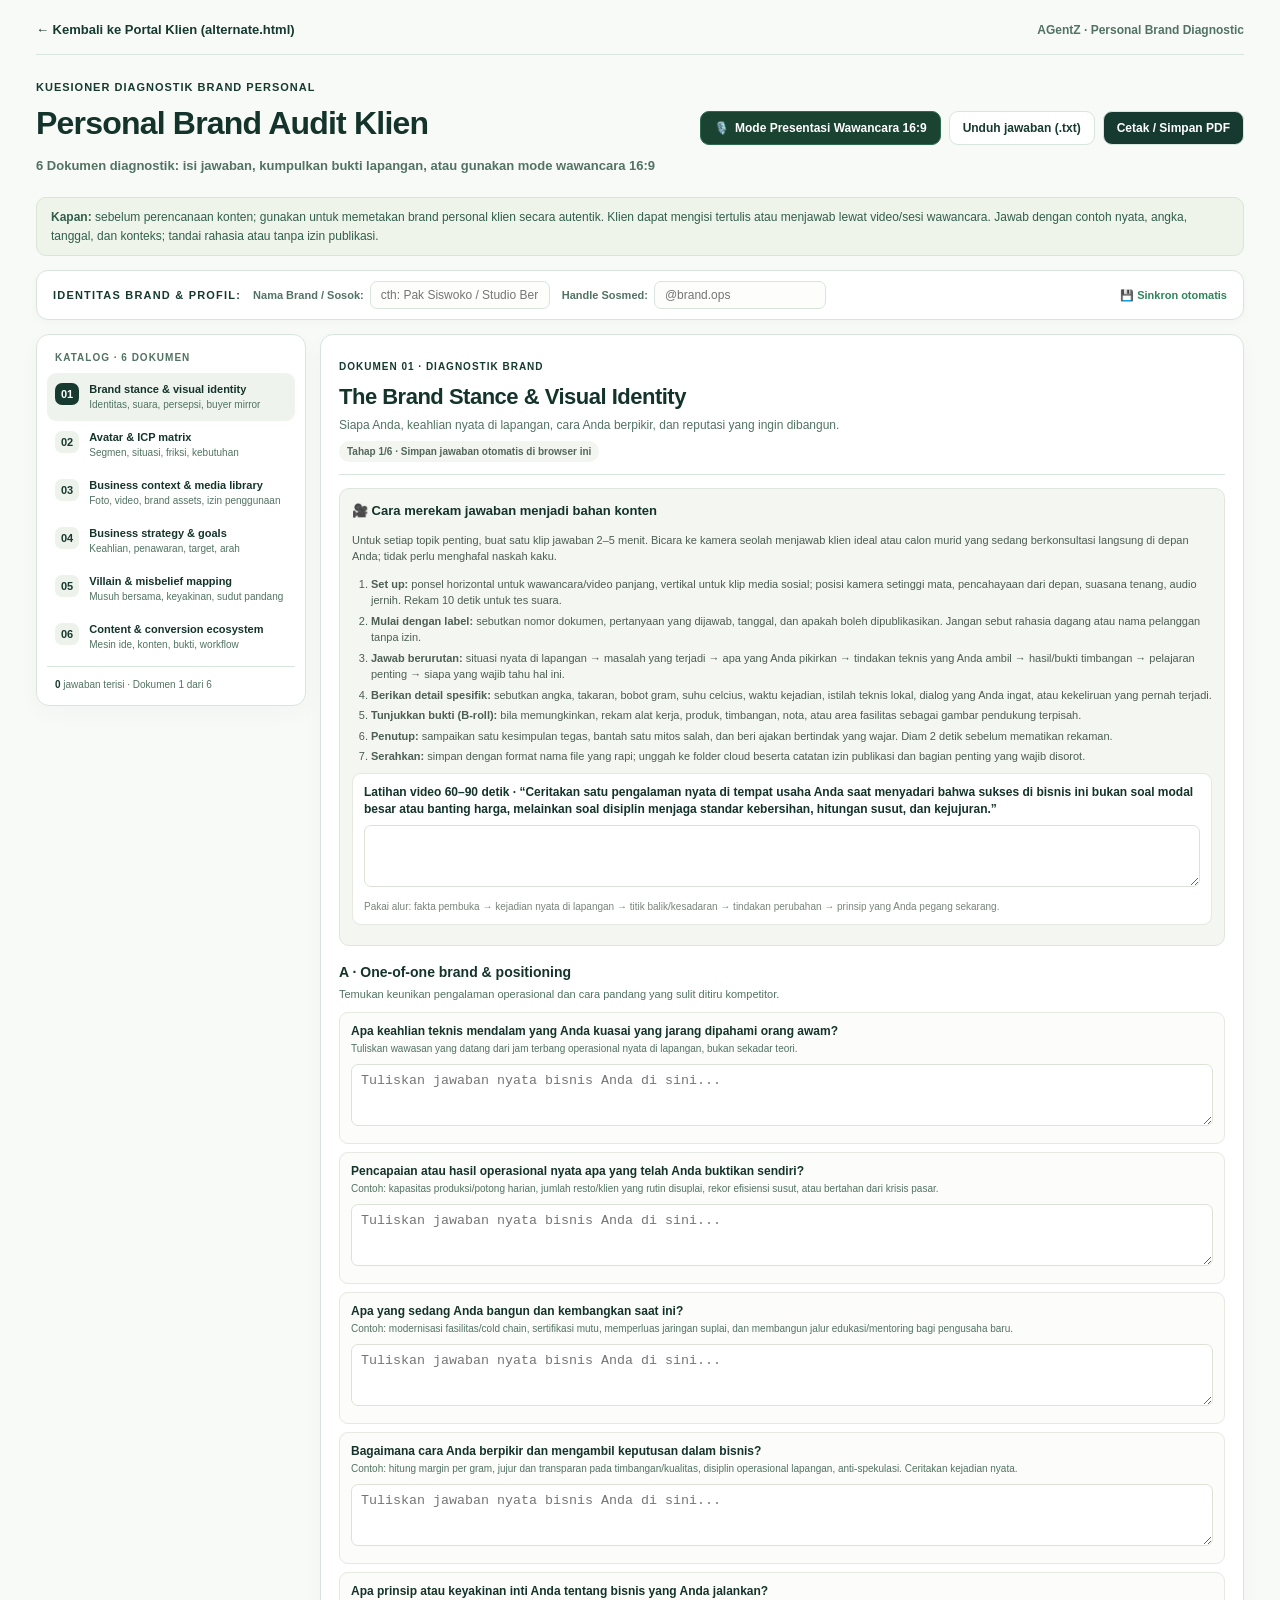
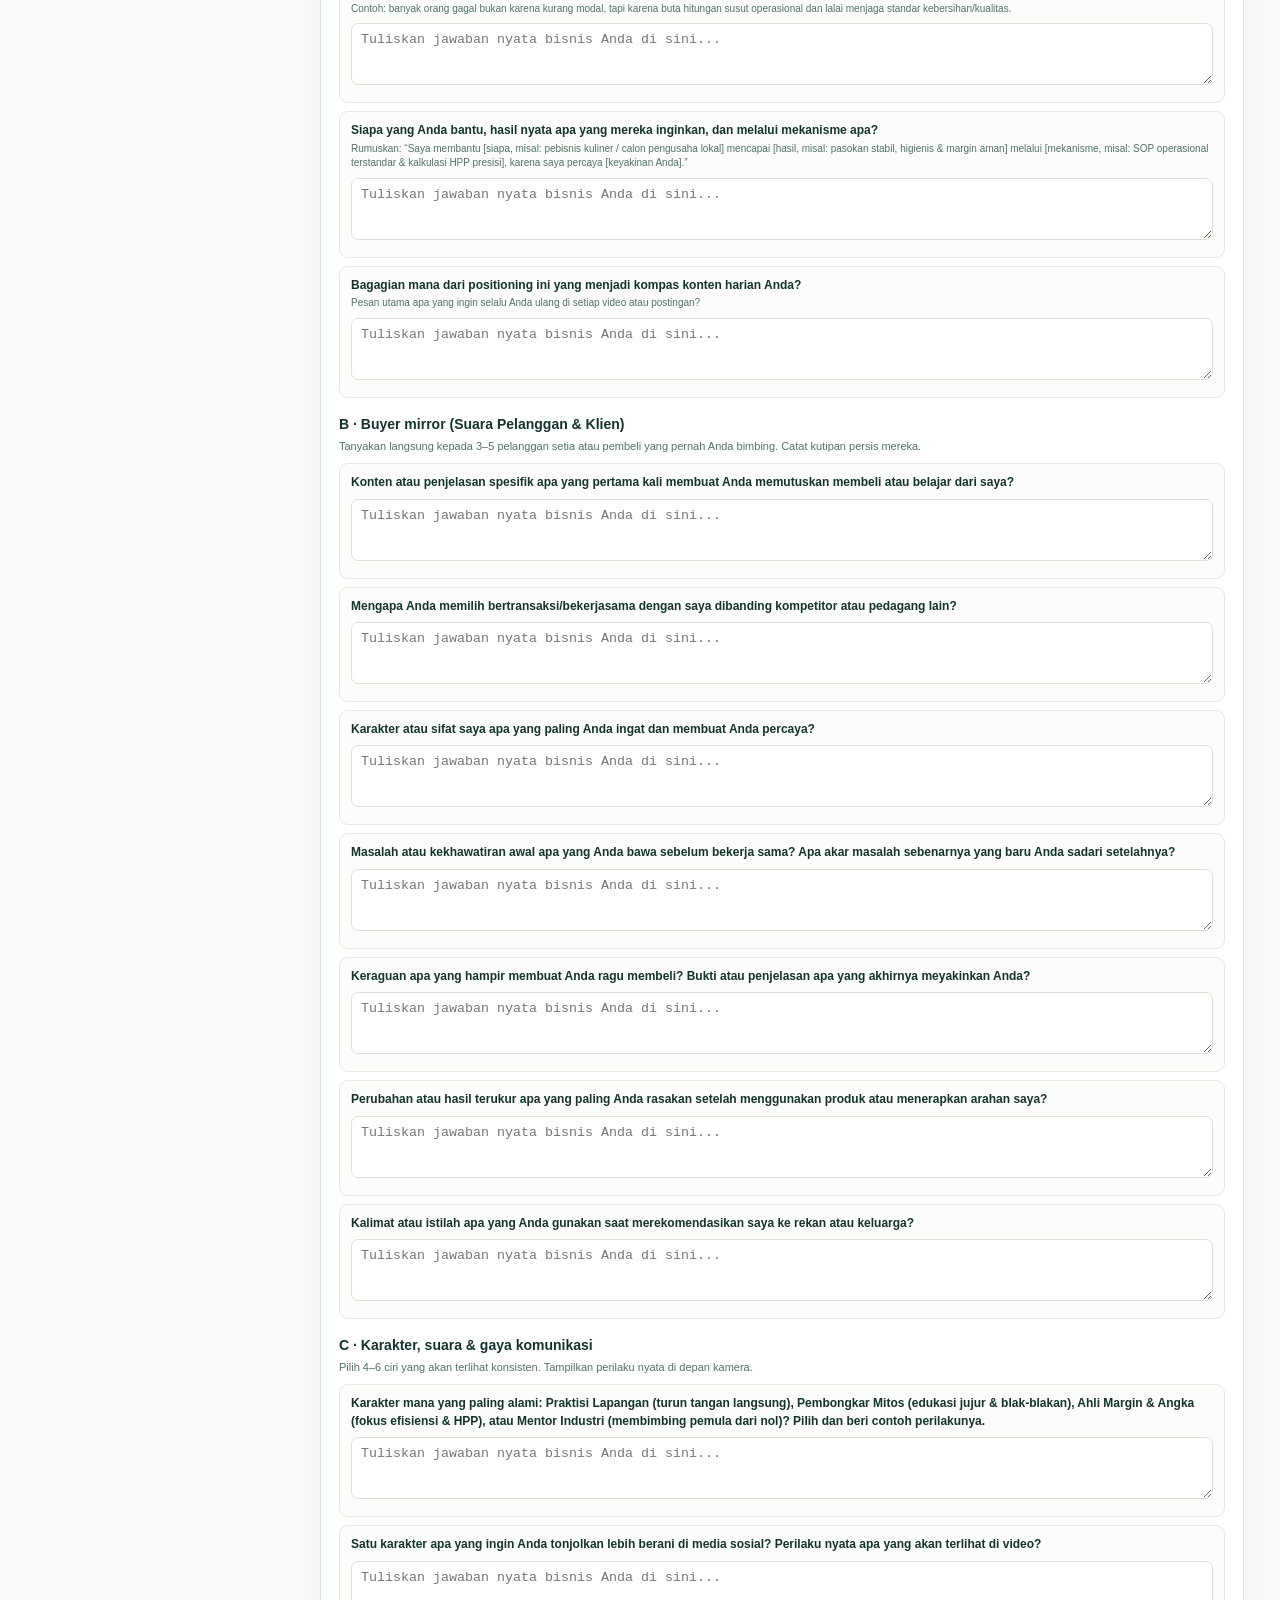
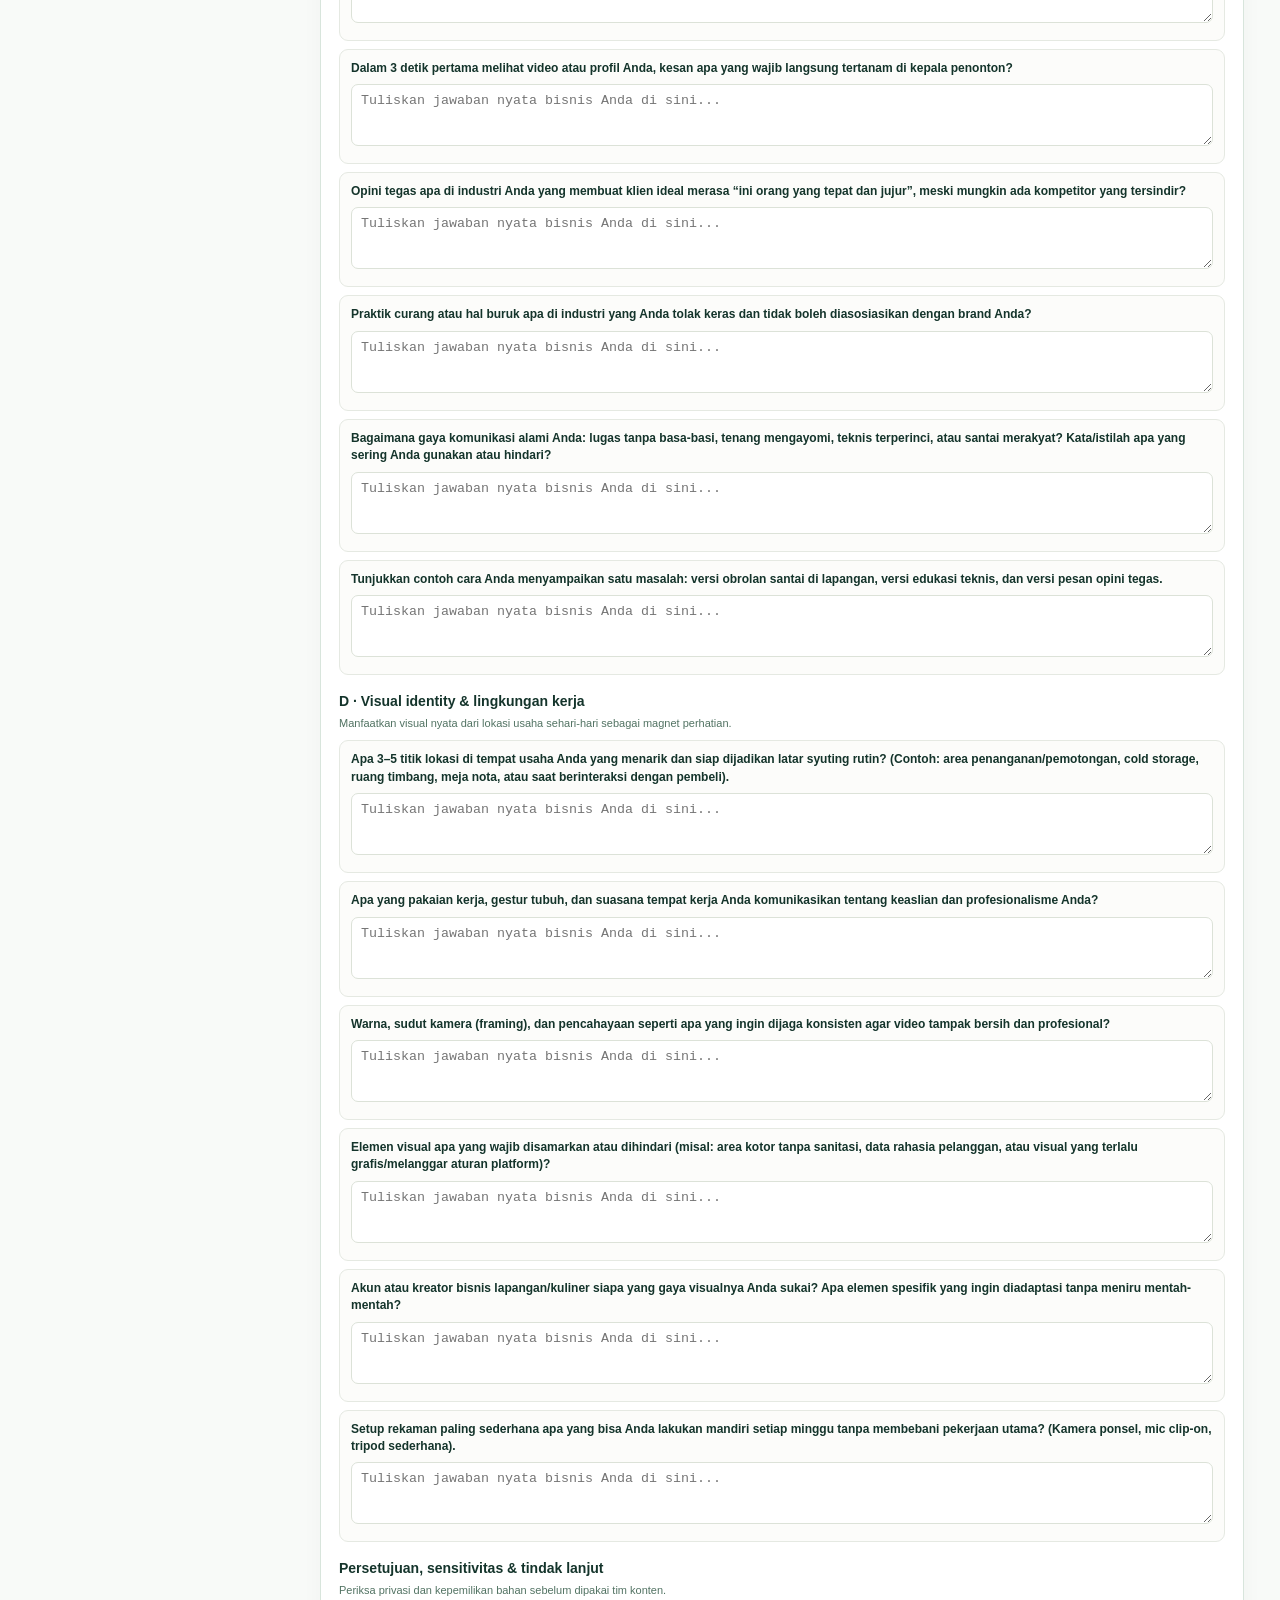
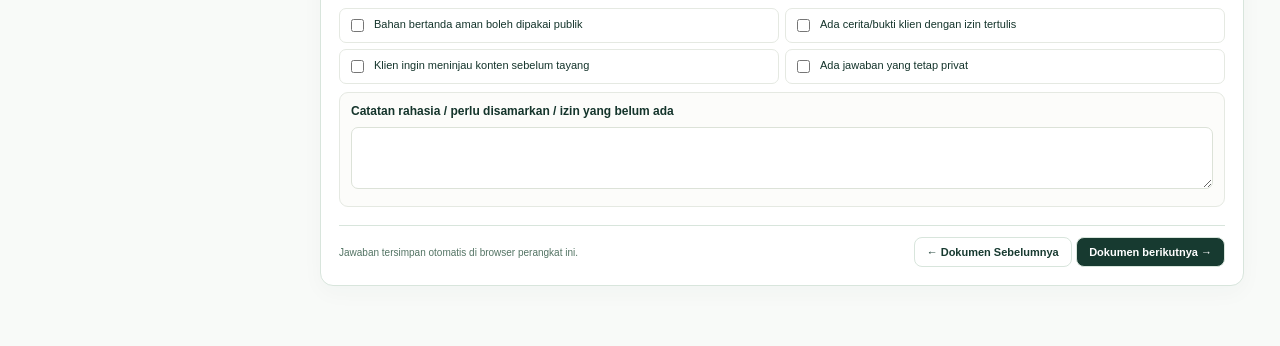
<file: personal-brand-audit.html>
<!DOCTYPE html>
<html lang="id">
<head>
<meta charset="utf-8">
<meta name="viewport" content="width=device-width, initial-scale=1.0">
<title>Personal Brand Audit · AGentZ</title>
<link rel="icon" href="data:image/svg+xml,<svg xmlns=%22http://www.w3.org/2000/svg%22 viewBox=%220 0 100 100%22><text y=%22.9em%22 font-size=%2290%22>🎙️</text></svg>">
<style>
:root {
  --bg: #f8faf8;
  --ink: #14342b;
  --muted: #527363;
  --line: #d8e5dc;
  --green: #173a30;
  --shadow: 0 4px 20px rgba(20,52,43,0.08);
}
* { box-sizing: border-box; }
body {
  margin: 0;
  font-family: -apple-system, BlinkMacSystemFont, "Segoe UI", Roboto, Helvetica, Arial, sans-serif;
  background: var(--bg);
  color: var(--ink);
  line-height: 1.5;
  padding: 20px clamp(12px, 3vw, 36px) 60px;
}
.container {
  max-width: 1440px;
  margin: 0 auto;
}
.top-nav {
  display: flex;
  justify-content: space-between;
  align-items: center;
  margin-bottom: 24px;
  padding-bottom: 14px;
  border-bottom: 1px solid var(--line);
}
.top-nav a {
  color: var(--green);
  text-decoration: none;
  font-weight: 800;
  font-size: 13px;
  display: inline-flex;
  align-items: center;
  gap: 6px;
}
.top-nav a:hover { text-decoration: underline; }

/* ==========================================
   PERSONAL BRAND AUDIT (BRANDKIT) STYLES
   ========================================== */
.brandkit-shell{max-width:1440px;margin:auto}
.brandkit-heading{display:flex;justify-content:space-between;gap:18px;align-items:center;margin-bottom:14px}
.brandkit-heading h1{font-size:clamp(22px,3vw,32px);letter-spacing:-1.2px;margin:3px 0}
.brandkit-heading p{margin:0;color:var(--muted);font-size:13px}
.brandkit-actions{display:flex;gap:8px;flex:none}
.bk-btn{border:1px solid var(--line);border-radius:9px;background:white;color:var(--green);padding:9px 13px;font-weight:800;font-size:12px;cursor:pointer;transition:all .15s;font-family:inherit;}
.bk-btn:hover{background:#f4f8f5;border-color:#b8d5bf}
.bk-btn.primary{background:var(--green);color:white}
.bk-btn.primary:hover{background:#114838}
.brandkit-notice{padding:10px 14px;background:#eff4eb;border:1px solid #d9e6d6;border-radius:10px;color:#315e4c;font-size:12px;margin-bottom:14px;line-height:1.55}
.brandkit-profile-bar{display:flex;gap:12px;align-items:center;background:#fff;border:1px solid var(--line);border-radius:12px;padding:10px 16px;margin-bottom:14px;flex-wrap:wrap;box-shadow:0 2px 8px #183e3608}
.brandkit-layout{display:grid;grid-template-columns:270px minmax(0,1fr);gap:14px;align-items:start}
.brandkit-catalog{position:sticky;top:10px;background:#fff;border:1px solid var(--line);border-radius:13px;padding:10px;box-shadow:0 7px 22px #193c3208}
.bk-catalog-label{font-size:10px;letter-spacing:1px;font-weight:900;color:var(--muted);padding:5px 8px 8px}
.bk-doc{width:100%;display:flex;gap:10px;text-align:left;align-items:flex-start;padding:10px 8px;border:0;border-radius:9px;background:transparent;color:var(--ink);font-weight:800;font-size:11px;cursor:pointer;transition:all .15s;font-family:inherit;}
.bk-doc:hover{background:#f4f7f4}
.bk-doc b{background:#edf2eb;border-radius:7px;padding:5px 6px;color:var(--green)}
.bk-doc small{display:block;font-weight:500;color:var(--muted);font-size:10px;line-height:1.3;margin-top:3px}
.bk-doc.active{background:#eef4ed}
.bk-doc.active b{background:var(--green);color:#fff}
.bk-progress{border-top:1px solid var(--line);padding:10px 8px 3px;margin-top:5px;font-size:10px;color:var(--muted)}
.bk-progress b{color:var(--green)}
.brandkit-main{min-width:0}
.bk-panel{background:white;border:1px solid var(--line);border-radius:13px;padding:18px;box-shadow:0 7px 22px #193c3208}
.bk-panel-head{border-bottom:1px solid var(--line);padding-bottom:12px;margin-bottom:13px}
.bk-panel-head .paper-label{font-size:10px;letter-spacing:1px;font-weight:900;color:var(--green)}
.bk-panel-head h2{font-size:22px;letter-spacing:-.5px;margin:3px 0}
.bk-panel-head p{margin:0;color:var(--muted);font-size:12px}
.bk-step{display:inline-block;color:#53675c;background:#f2f5f0;border-radius:99px;padding:3px 8px;font-size:10px;font-weight:800;margin-top:7px}
.bk-section{margin:16px 0}
.bk-section h3{font-size:14px;margin:0 0 3px}
.bk-section>p{color:var(--muted);font-size:11px;margin:0 0 9px}
.bk-q{border:1px solid #e5e9e2;background:#fcfcfa;border-radius:9px;padding:10px 11px;margin:8px 0}
.bk-q label{display:block;font-size:12px;font-weight:750;line-height:1.45;margin:0 0 7px}
.bk-q label em{font-style:normal;font-weight:500;color:var(--muted);font-size:10px;display:block;margin-top:2px}
.bk-q textarea,.bk-q input{width:100%;border:1px solid #dce2d8;border-radius:7px;padding:8px 9px;background:white;color:var(--ink);font:12px/1.45 inherit;resize:vertical;min-height:62px;box-sizing:border-box}
.bk-q input{min-height:36px}
.bk-q textarea:focus,.bk-q input:focus{outline:2px solid #b6d0bd;border-color:#78a386}
.bk-q .bk-helper{font-size:10px;color:#77857b;margin-top:5px}
.bk-callout{background:#fff8ed;border-left:3px solid #d7753e;padding:9px 11px;color:#6b513b;font-size:11px;border-radius:5px;margin:10px 0}
.bk-checks{display:grid;grid-template-columns:repeat(2,minmax(0,1fr));gap:6px}
.bk-check{display:flex;align-items:flex-start;gap:7px;font-size:11px;color:var(--ink);padding:7px;border:1px solid #e5e9e2;border-radius:7px}
.bk-check input{accent-color:var(--green);margin-top:3px}
.bk-footer{border-top:1px solid var(--line);padding-top:11px;margin-top:18px;display:flex;justify-content:space-between;align-items:center;gap:8px}
.bk-footer small{color:var(--muted);font-size:10px}
.bk-footer button{border:1px solid var(--line);background:white;border-radius:8px;padding:8px 12px;color:var(--green);font-size:11px;font-weight:850;cursor:pointer;font-family:inherit;}
.bk-footer button.next{background:var(--green);color:white}
.bk-video{background:#f3f6f1;border:1px solid #dfe7dc;border-radius:10px;padding:12px;margin:12px 0}
.bk-video h3{margin:0 0 5px;font-size:13px}
.bk-video p,.bk-video li{font-size:11px;color:#4d5e54}
.bk-video ol{padding-left:19px;margin:6px 0}
.bk-video li{margin:4px 0}
.bk-video .bk-q{background:white}
@media(max-width:800px){
  .brandkit-layout{grid-template-columns:1fr}
  .brandkit-catalog{position:static;display:grid;grid-template-columns:1fr 1fr;gap:2px}
  .bk-catalog-label,.bk-progress{grid-column:1/-1}
  .brandkit-heading{align-items:flex-start;flex-direction:column}
  .bk-doc{min-height:58px}
}
@media(max-width:520px){
  .brandkit-catalog{grid-template-columns:1fr}
  .bk-checks{grid-template-columns:1fr}
  .bk-panel{padding:12px}
}

</style>
</head>
<body>
<div class="container">
  <div class="top-nav">
    <a href="alternate.html?mode=setup">← Kembali ke Portal Klien (alternate.html)</a>
    <span style="font-size:12px;font-weight:700;color:var(--muted);">AGentZ · Personal Brand Diagnostic</span>
  </div>

  <div class="toolbar" style="display:flex;justify-content:space-between;align-items:center;margin-bottom:20px;flex-wrap:wrap;gap:14px;">
    <div>
      <div style="font-size:11px;font-weight:800;color:var(--green);letter-spacing:1px;text-transform:uppercase;">KUESIONER DIAGNOSTIK BRAND PERSONAL</div>
      <h1 style="margin:4px 0 6px;font-size:clamp(22px,2.8vw,32px);letter-spacing:-0.8px;">Personal Brand Audit Klien</h1>
      <small style="color:var(--muted);font-weight:600;font-size:13px;">6 Dokumen diagnostik: isi jawaban, kumpulkan bukti lapangan, atau gunakan mode wawancara 16:9</small>
    </div>
    <div style="display:flex;gap:8px;align-items:center;flex-wrap:wrap;">
      <button type="button" class="bk-btn" id="toggleBrandInterviewMode" style="background:#1b4332;color:#fff;border-color:#2d6a4f;display:inline-flex;align-items:center;gap:6px;cursor:pointer;">
        <span id="bkModeIcon">🎙️</span> <span id="bkModeText">Mode Presentasi Wawancara 16:9</span>
      </button>
      <button type="button" class="bk-btn" id="bkExport">Unduh jawaban (.txt)</button>
      <button type="button" class="bk-btn primary" id="bkPrint">Cetak / Simpan PDF</button>
    </div>
  </div>

  <div class="brandkit-shell">
    <div class="brandkit-notice"><b>Kapan:</b> sebelum perencanaan konten; gunakan untuk memetakan brand personal klien secara autentik. Klien dapat mengisi tertulis atau menjawab lewat video/sesi wawancara. Jawab dengan contoh nyata, angka, tanggal, dan konteks; tandai rahasia atau tanpa izin publikasi.</div>
    <div class="brandkit-profile-bar">
      <div style="font-size:11px;font-weight:900;color:var(--green);letter-spacing:1.2px;text-transform:uppercase;">IDENTITAS BRAND &amp; PROFIL:</div>
      <div style="display:flex;align-items:center;gap:6px;">
        <label for="brandProfileNameInput" style="font-size:11px;color:var(--muted);font-weight:700;">Nama Brand / Sosok:</label>
        <input id="brandProfileNameInput" type="text" placeholder="cth: Pak Siswoko / Studio Berkah" style="padding:6px 10px;border:1px solid var(--line);border-radius:7px;font-size:12px;color:var(--ink);min-width:180px;background:#fdfdfc;">
      </div>
      <div style="display:flex;align-items:center;gap:6px;">
        <label for="brandProfileHandleInput" style="font-size:11px;color:var(--muted);font-weight:700;">Handle Sosmed:</label>
        <input id="brandProfileHandleInput" type="text" placeholder="@brand.ops" style="padding:6px 10px;border:1px solid var(--line);border-radius:7px;font-size:12px;color:var(--ink);min-width:140px;background:#fdfdfc;">
      </div>
      <span id="brandProfileSaveIndicator" style="font-size:11px;color:#2f855a;font-weight:700;margin-left:auto;">💾 Sinkron otomatis</span>
    </div>

    <!-- 16:9 PRESENTATION INTERVIEW MODE -->
    <div id="bkInterviewShell" class="presentation bk-interview-presentation" style="display:none;position:relative;width:min(100%,1500px);height:min(82vh,calc((100vw - 48px)*.5625));min-height:500px;margin:0 auto 20px;background:radial-gradient(ellipse at 50% 20%, #17362d 0%, #0d1e18 70%, #08130f 100%);border:1px solid rgba(255,255,255,0.12);border-radius:16px;overflow:hidden;box-shadow:0 18px 45px rgba(0,0,0,0.4);flex-direction:column;justify-content:space-between;box-sizing:border-box;">
      
      <!-- Slide Meta Bar -->
      <div class="slide-meta" style="width:100%;display:flex;justify-content:space-between;align-items:center;padding:14px 24px;border-bottom:1px solid rgba(255,255,255,0.08);background:rgba(0,0,0,0.2);box-sizing:border-box;">
        <div style="display:flex;align-items:center;gap:12px;">
          <span style="display:inline-flex;align-items:center;gap:6px;background:rgba(239,68,68,0.2);border:1px solid rgba(239,68,68,0.4);color:#fca5a5;padding:4px 10px;border-radius:20px;font-size:11px;font-weight:800;letter-spacing:0.8px;">
            <span style="width:8px;height:8px;border-radius:50%;background:#ef4444;display:inline-block;animation:pulse 2s infinite;"></span> REC WAWANCARA
          </span>
          <select id="bkDocSelect" style="background:#1b392f;color:#e8f4f0;border:1px solid rgba(255,255,255,0.2);border-radius:8px;padding:5px 12px;font-size:12px;font-weight:700;cursor:pointer;">
            <option value="essential" selected>🌟 20 Pertanyaan Inti (Interview Cepat 20 Menit)</option>
            <option value="all">Semua Dokumen (Lengkap 159 Pertanyaan)</option>
            <option value="stance">01. Brand stance &amp; positioning</option>
            <option value="avatar">02. Avatar &amp; ICP matrix</option>
            <option value="assets">03. Context &amp; media library</option>
            <option value="strategy">04. Strategy &amp; business goals</option>
            <option value="villain">05. Villain &amp; misbelief</option>
            <option value="ecosystem">06. Content ecosystem</option>
          </select>
        </div>
        <div style="display:flex;align-items:center;gap:14px;">
          <span style="font-size:12px;color:#a3c2b8;font-weight:700;">PERTANYAAN <b id="bkSlideIndex" style="color:#ffffff;">1 / 159</b></span>
          <button class="full-btn" id="bkFullscreenBtn" type="button" style="background:rgba(255,255,255,0.1);color:#fff;border:1px solid rgba(255,255,255,0.2);border-radius:6px;padding:6px 12px;font-size:11px;font-weight:700;cursor:pointer;">⛶ Fullscreen</button>
        </div>
      </div>

      <!-- Center Presentation Canvas -->
      <div class="slide-canvas" style="flex:1;display:flex;flex-direction:column;align-items:center;justify-content:center;padding:30px 48px;text-align:center;box-sizing:border-box;max-width:1100px;margin:0 auto;width:100%;">
        
        <!-- Topic & Section Eyebrow -->
        <div style="display:inline-flex;align-items:center;gap:8px;margin-bottom:16px;">
          <span id="bkSlideIcon" style="font-size:26px;display:inline-flex;align-items:center;justify-content:center;width:52px;height:52px;border-radius:14px;background:rgba(255,255,255,0.08);border:1px solid rgba(255,255,255,0.15);box-shadow:0 4px 12px rgba(0,0,0,0.2);">🎯</span>
          <div style="text-align:left;">
            <div id="bkSlideDocBadge" style="font-size:11px;font-weight:800;color:#52b788;letter-spacing:1px;text-transform:uppercase;">DOKUMEN 01 · BRAND STANCE</div>
            <div id="bkSlideSection" style="font-size:13px;color:#cbd5e1;font-weight:600;">One-of-one brand &amp; positioning</div>
          </div>
        </div>

        <!-- Main Question Title (16:9 Presentation Format) -->
        <h2 id="bkSlideQuestion" style="font-size:clamp(22px, 2.8vw, 34px);line-height:1.35;color:#ffffff;font-weight:800;margin:0 0 16px;text-shadow:0 2px 10px rgba(0,0,0,0.5);max-width:960px;">
          Apa keahlian teknis mendalam yang Anda kuasai yang jarang dipahami orang awam?
        </h2>

        <!-- Helper / Prompt Cue for the Client -->
        <div id="bkSlideHelper" style="font-size:clamp(13px, 1.2vw, 16px);line-height:1.55;color:#94d2bd;background:rgba(20,53,44,0.6);border:1px solid rgba(148,210,189,0.25);border-radius:10px;padding:12px 20px;max-width:880px;margin-bottom:20px;box-shadow:0 4px 12px rgba(0,0,0,0.15);">
          Tuliskan wawasan yang datang dari jam terbang operasional nyata di lapangan, bukan sekadar teori.
        </div>

        <!-- Quick Live Note / Soundbite Box -->
        <div style="width:100%;max-width:880px;text-align:left;">
          <label for="bkSlideNote" style="font-size:11px;color:#a3c2b8;font-weight:700;display:flex;align-items:center;justify-content:space-between;margin-bottom:4px;">
            <span>📝 Catatan Intisari Jawaban Klien (Tersimpan otomatis):</span>
            <span id="bkSlideSaveStatus" style="color:#52b788;font-size:10px;">💾 Tersimpan</span>
          </label>
          <textarea id="bkSlideNote" placeholder="Ketik kata kunci, kutipan cerita, atau poin penting klien saat wawancara berlangsung..." style="width:100%;height:58px;background:rgba(0,0,0,0.35);border:1px solid rgba(255,255,255,0.2);border-radius:8px;padding:8px 12px;color:#fff;font-size:13px;resize:none;box-sizing:border-box;font-family:inherit;"></textarea>
        </div>
      </div>

      <!-- Slide Controls Bar -->
      <div class="slide-controls" style="width:100%;display:flex;justify-content:space-between;align-items:center;padding:14px 24px;border-top:1px solid rgba(255,255,255,0.08);background:rgba(0,0,0,0.2);box-sizing:border-box;">
        <button type="button" id="bkSlidePrev" style="background:rgba(255,255,255,0.1);color:#fff;border:1px solid rgba(255,255,255,0.2);border-radius:8px;padding:8px 18px;font-size:13px;font-weight:700;cursor:pointer;">← Pertanyaan Sebelumnya</button>
        
        <div style="display:flex;align-items:center;gap:8px;">
          <span style="font-size:11px;color:#749c8e;">Gunakan tombol panah ◀ ▶ pada keyboard</span>
        </div>

        <button type="button" id="bkSlideNext" style="background:#2d6a4f;color:#fff;border:1px solid #40916c;border-radius:8px;padding:8px 22px;font-size:13px;font-weight:700;cursor:pointer;">Pertanyaan Berikutnya →</button>
      </div>
    </div>

    <!-- CATALOG FORM LAYOUT -->
    <div class="brandkit-layout">
      <nav class="brandkit-catalog" aria-label="Dokumen kuesioner">
        <div class="bk-catalog-label">KATALOG · 6 DOKUMEN</div>
        <button type="button" class="bk-doc active" data-bk="stance"><b>01</b><span>Brand stance &amp; visual identity<small>Identitas, suara, persepsi, buyer mirror</small></span></button>
        <button type="button" class="bk-doc" data-bk="avatar"><b>02</b><span>Avatar &amp; ICP matrix<small>Segmen, situasi, friksi, kebutuhan</small></span></button>
        <button type="button" class="bk-doc" data-bk="assets"><b>03</b><span>Business context &amp; media library<small>Foto, video, brand assets, izin penggunaan</small></span></button>
        <button type="button" class="bk-doc" data-bk="strategy"><b>04</b><span>Business strategy &amp; goals<small>Keahlian, penawaran, target, arah</small></span></button>
        <button type="button" class="bk-doc" data-bk="villain"><b>05</b><span>Villain &amp; misbelief mapping<small>Musuh bersama, keyakinan, sudut pandang</small></span></button>
        <button type="button" class="bk-doc" data-bk="ecosystem"><b>06</b><span>Content &amp; conversion ecosystem<small>Mesin ide, konten, bukti, workflow</small></span></button>
        <div class="bk-progress"><b id="bkAnswered">0</b> jawaban terisi <span id="bkProgress">· Dokumen 1 dari 6</span></div>
      </nav>
      <main class="brandkit-main" id="bkContent"></main>
    </div>
  </div>
</div>

<script>

// ==========================================
// PERSONAL BRAND AUDIT / BRANDKIT ENGINE
// ==========================================
const BRANDKIT_DOCS = {"stance": {"title": "The Brand Stance & Visual Identity", "sub": "Siapa Anda, keahlian nyata di lapangan, cara Anda berpikir, dan reputasi yang ingin dibangun.", "sections": [["A · One-of-one brand & positioning", "Temukan keunikan pengalaman operasional dan cara pandang yang sulit ditiru kompetitor.", [["Apa keahlian teknis mendalam yang Anda kuasai yang jarang dipahami orang awam?", "Tuliskan wawasan yang datang dari jam terbang operasional nyata di lapangan, bukan sekadar teori."], ["Pencapaian atau hasil operasional nyata apa yang telah Anda buktikan sendiri?", "Contoh: kapasitas produksi/potong harian, jumlah resto/klien yang rutin disuplai, rekor efisiensi susut, atau bertahan dari krisis pasar."], ["Apa yang sedang Anda bangun dan kembangkan saat ini?", "Contoh: modernisasi fasilitas/cold chain, sertifikasi mutu, memperluas jaringan suplai, dan membangun jalur edukasi/mentoring bagi pengusaha baru."], ["Bagaimana cara Anda berpikir dan mengambil keputusan dalam bisnis?", "Contoh: hitung margin per gram, jujur dan transparan pada timbangan/kualitas, disiplin operasional lapangan, anti-spekulasi. Ceritakan kejadian nyata."], ["Apa prinsip atau keyakinan inti Anda tentang bisnis yang Anda jalankan?", "Contoh: banyak orang gagal bukan karena kurang modal, tapi karena buta hitungan susut operasional dan lalai menjaga standar kebersihan/kualitas."], ["Siapa yang Anda bantu, hasil nyata apa yang mereka inginkan, dan melalui mekanisme apa?", "Rumuskan: “Saya membantu [siapa, misal: pebisnis kuliner / calon pengusaha lokal] mencapai [hasil, misal: pasokan stabil, higienis & margin aman] melalui [mekanisme, misal: SOP operasional terstandar & kalkulasi HPP presisi], karena saya percaya [keyakinan Anda].”"], ["Bagagian mana dari positioning ini yang menjadi kompas konten harian Anda?", "Pesan utama apa yang ingin selalu Anda ulang di setiap video atau postingan?"]]], ["B · Buyer mirror (Suara Pelanggan & Klien)", "Tanyakan langsung kepada 3–5 pelanggan setia atau pembeli yang pernah Anda bimbing. Catat kutipan persis mereka.", [["Konten atau penjelasan spesifik apa yang pertama kali membuat Anda memutuskan membeli atau belajar dari saya?"], ["Mengapa Anda memilih bertransaksi/bekerjasama dengan saya dibanding kompetitor atau pedagang lain?"], ["Karakter atau sifat saya apa yang paling Anda ingat dan membuat Anda percaya?"], ["Masalah atau kekhawatiran awal apa yang Anda bawa sebelum bekerja sama? Apa akar masalah sebenarnya yang baru Anda sadari setelahnya?"], ["Keraguan apa yang hampir membuat Anda ragu membeli? Bukti atau penjelasan apa yang akhirnya meyakinkan Anda?"], ["Perubahan atau hasil terukur apa yang paling Anda rasakan setelah menggunakan produk atau menerapkan arahan saya?"], ["Kalimat atau istilah apa yang Anda gunakan saat merekomendasikan saya ke rekan atau keluarga?"]]], ["C · Karakter, suara & gaya komunikasi", "Pilih 4–6 ciri yang akan terlihat konsisten. Tampilkan perilaku nyata di depan kamera.", [["Karakter mana yang paling alami: Praktisi Lapangan (turun tangan langsung), Pembongkar Mitos (edukasi jujur & blak-blakan), Ahli Margin & Angka (fokus efisiensi & HPP), atau Mentor Industri (membimbing pemula dari nol)? Pilih dan beri contoh perilakunya."], ["Satu karakter apa yang ingin Anda tonjolkan lebih berani di media sosial? Perilaku nyata apa yang akan terlihat di video?"], ["Dalam 3 detik pertama melihat video atau profil Anda, kesan apa yang wajib langsung tertanam di kepala penonton?"], ["Opini tegas apa di industri Anda yang membuat klien ideal merasa “ini orang yang tepat dan jujur”, meski mungkin ada kompetitor yang tersindir?"], ["Praktik curang atau hal buruk apa di industri yang Anda tolak keras dan tidak boleh diasosiasikan dengan brand Anda?"], ["Bagaimana gaya komunikasi alami Anda: lugas tanpa basa-basi, tenang mengayomi, teknis terperinci, atau santai merakyat? Kata/istilah apa yang sering Anda gunakan atau hindari?"], ["Tunjukkan contoh cara Anda menyampaikan satu masalah: versi obrolan santai di lapangan, versi edukasi teknis, dan versi pesan opini tegas."]]], ["D · Visual identity & lingkungan kerja", "Manfaatkan visual nyata dari lokasi usaha sehari-hari sebagai magnet perhatian.", [["Apa 3–5 titik lokasi di tempat usaha Anda yang menarik dan siap dijadikan latar syuting rutin? (Contoh: area penanganan/pemotongan, cold storage, ruang timbang, meja nota, atau saat berinteraksi dengan pembeli)."], ["Apa yang pakaian kerja, gestur tubuh, dan suasana tempat kerja Anda komunikasikan tentang keaslian dan profesionalisme Anda?"], ["Warna, sudut kamera (framing), dan pencahayaan seperti apa yang ingin dijaga konsisten agar video tampak bersih dan profesional?"], ["Elemen visual apa yang wajib disamarkan atau dihindari (misal: area kotor tanpa sanitasi, data rahasia pelanggan, atau visual yang terlalu grafis/melanggar aturan platform)?"], ["Akun atau kreator bisnis lapangan/kuliner siapa yang gaya visualnya Anda sukai? Apa elemen spesifik yang ingin diadaptasi tanpa meniru mentah-mentah?"], ["Setup rekaman paling sederhana apa yang bisa Anda lakukan mandiri setiap minggu tanpa membebani pekerjaan utama? (Kamera ponsel, mic clip-on, tripod sederhana)."]]]]}, "avatar": {"title": "The Avatar & ICP Matrix", "sub": "Siapa yang Anda layani, masalah nyata dalam operasional harian mereka, dan kapan mereka siap membeli produk fisik atau materi edukasi Anda.", "sections": [["A · Tiga segmen audiens utama (Pembeli Produk Fisik & Pembeli Edukasi)", "Petakan profil tiga kelompok pembeli: calon pengusaha, pemilik resto langganan, dan partner skala besar.", [["TIER 1 · Pemula & Calon Pengusaha (Pembeli Edukasi Tingkat Dasar)", "Siapa mereka? Modal awal, latar belakang, dan rutinitas harian mereka sebelum memulai usaha?"], ["TIER 1 · Kendala & Ketakutan Utama", "Apa ketakutan terbesar mereka? (Contoh: takut rugi susut bobot, ditipu calo bibit/pakan/hewan, tidak tahu cara dapat izin atau supplier murah)."], ["TIER 1 · Kebutuhan & Hasil yang Dicari", "Panduan apa yang paling mendesak mereka butuhkan? (Contoh: kalkulator HPP, checklist modal awal, panduan mencari supplier jujur)."], ["TIER 1 · Titik Pemicu Bertindak", "Momen apa yang membuat mereka memutuskan membeli panduan/kursus Anda sekarang dibanding mencoba-coba sendiri?"], ["TIER 2 · Pelaku Usaha Berjalan / Pemilik Resto Lokal (Pembeli Pasokan Rutin & Mentoring)", "Siapa mereka? Volume kebutuhan atau kapasitas usaha mereka saat ini (misal resto yang butuh 50–200 kg/hari, atau pemilik kios yang ingin naik kelas)?"], ["TIER 2 · Kendala & Friksi Operasional", "Masalah apa yang membuat mereka pusing setiap hari? (Contoh: kiriman daging sering terlambat, timbangan susut, mutu tidak konsisten, atau cashflow tersendat di piutang)."], ["TIER 2 · Kebutuhan & Hasil yang Dicari", "Bagaimana mereka ingin menstabilkan pasokan, menjaga margin dapur, atau memperbaiki SOP penanganan daging mereka?"], ["TIER 2 · Titik Pemicu Bertindak", "Kejadian kritis apa yang membuat mereka beralih ke Anda? (Contoh: kecewa berat dengan supplier lama atau rugi operasional berturut-turut)."], ["TIER 3 · Pengusaha Skala Besar & Investor (Konsultasi Setup Fasilitas & Kontrak Besar)", "Siapa mereka? Investor, pemilik jaringan kuliner multi-cabang, atau pengusaha yang ingin membangun fasilitas mandiri dari nol?"], ["TIER 3 · Kendala & Hambatan Skala Besar", "Apa risiko terbesar mereka? (Contoh: salah desain tata ruang higienis, mesin tidak efisien, gagal lolos sertifikasi Halal/NKV, atau kebocoran operasional)."], ["TIER 3 · Kebutuhan & Hasil yang Dicari", "Supervisi, rancangan blueprint fasilitas, audit alur kerja, atau kepastian rantai pasok jangka panjang apa yang mereka cari dari Anda?"], ["TIER 3 · Kriteria Memilih Konsultan/Partner", "Mengapa mereka percaya pada pengalaman lapangan Anda dibanding konsultan teori akademis?"]]], ["B · Masalah nyata di lapangan vs bahasa prospek", "Utamakan friksi operasional nyata dan kata-kata asli yang sering mereka ucapkan.", [["Kejadian spesifik apa yang berulang kali membuat prospek frustrasi dan merasa rugi dalam bisnis ini?"], ["Apa yang biasanya terjadi sebelum, saat, dan sesudah masalah itu muncul dalam operasional harian?"], ["Berapa kerugian materiil, waktu, dan mental yang harus ditanggung bila masalah itu dibiarkan berlarut-larut?"], ["Solusi instan atau nasihat salah apa yang sudah mereka coba namun gagal total?"], ["Rasa takut atau prasangka apa yang membuat mereka ragu mengeluarkan biaya untuk belajar atau berganti supplier?"], ["Pertanyaan, keluhan, atau keberatan apa yang paling sering Anda dengar saat berbicara langsung dengan calon pembeli? Tuliskan kalimat persis mereka."], ["Kata kunci atau kalimat apa yang sering diketik calon pelanggan di Google, TikTok, atau Instagram saat mencari solusi Anda?"]]], ["C · Jembatan Konten Viral → Pembeli yang Tepat (Dream Follower to Buyer Bridge)", "Gunakan topik menarik untuk jangkauan luas, lalu saring mereka yang benar-benar siap menjadi pembeli.", [["Topik edukasi umum apa yang bisa menarik ribuan penonton biasa namun tetap menunjukkan keahlian bisnis Anda? (Contoh: trik membedakan kualitas daging segar vs oplosan)."], ["Detail atau contoh nyata apa di dalam video yang langsung membuat calon pembeli/calon murid merasa “ini masalah saya sehari-hari”?"], ["Siapa yang BUKAN target produk atau program edukasi Anda? Batasan tegas apa yang harus Anda katakan secara jujur?"], ["Apa 3 pertanyaan penyaring untuk membedakan penonton yang sekadar kepo dari orang yang siap membeli produk atau ikut mentoring Anda?"]]]]}, "assets": {"title": "Business Context & Media Library", "sub": "Kumpulkan bukti visual nyata, dokumentasi fasilitas, dan footage operasional harian yang akan menjadi bahan baku konten.", "sections": [["A · Pengiriman galeri via Telegram atau Cloud", "Kirim foto & video harian langsung via Telegram @JordanEngo untuk ditarik otomatis oleh bot & Gemini CLI ke album Immich, atau tautan folder cloud bersama.", [["Kirim langsung ke Telegram @JordanEngo atau tautan folder cloud (Google Drive / Dropbox)", "Buka galeri HP, pilih 10-20 foto (wajah, timbangan, nota, cold storage) + video pendek 5-15s, kirim ke Telegram atau cantumkan tautan folder di sini."], ["Siapa penanggung jawab folder ini dan siapa yang bisa dihubungi untuk konfirmasi materi?"], ["Apakah folder ini sudah siap diakses tim produksi konten dan berapa lama masa pakainya?"], ["Adakah catatan mengenai ukuran file, format rekaman kamera/ponsel, atau kapasitas penyimpanan?"]]], ["B · Konteks operasional & fasilitas bisnis", "Berikan gambaran jelas agar tim memahami proses kerja dan standar mutu bisnis Anda.", [["Apa produk/layanan utama Anda? Bagaimana alur pesanan dari pemesanan, penyiapan barang, hingga pengiriman?"], ["Bagaimana proses perjalanan barang dari bahan baku masuk (supplier/peternak), penanganan di lokasi, sampai ke tangan pelanggan?"], ["Apa keunggulan fisik dan standar kerja yang membuat bisnis Anda berbeda dari pedagang umum lainnya?"], ["Siapa orang kunci di tempat usaha Anda? Siapa yang bersedia tampil di depan kamera untuk berbagi cerita atau demonstrasi?"], ["Alat, mesin, area kerja, atau proses kerja apa yang paling ikonik dan menarik secara visual untuk diperlihatkan ke audiens?"], ["Hal teknis penting apa yang sering salah dipahami orang jika hanya melihat foto/video tanpa penjelasan Anda?"]]], ["C · Inventaris foto fisik & dokumen", "Kumpulkan foto aset pendukung yang siap digunakan untuk profil, sampul video, dan materi promosi.", [["Logo usaha, papan nama toko/fasilitas, kemasan produk, dan foto profil/potret pemilik bisnis.", "Folder: 01_identitas_dan_profil"], ["Produk karkas/potongan, varian kemasan, hasil timbangan, perbandingan sebelum vs sesudah diproses.", "Folder: 02_produk_dan_kemasan"], ["Fasilitas tempat kerja, mesin pemotongan/pencucian, cold storage, ruang timbang, dan tim yang sedang bekerja.", "Folder: 03_fasilitas_dan_proses"], ["Sertifikat Halal, Nomor Kontrol Veteriner (NKV), hasil uji laboratorium, piagam izin dinas peternakan/kesehatan.", "Folder: 04_sertifikasi_dan_legalitas"], ["Dokumentasi pengiriman ke pelanggan resto/hotel, foto serah terima timbangan, testimoni nota/pesan WhatsApp (disamarkan bila privat).", "Folder: 05_klien_dan_bukti"]]], ["D · Inventaris video & footage mentah (B-Roll Goldmine)", "Unggah rekaman video asli dari kamera/ponsel tanpa kompresi untuk diolah menjadi klip konten.", [["Footage suasana operasional dini hari/pagi: kedatangan bahan baku, penimbangan awal, dan kesibukan tim."], ["Footage proses kerja inti: teknik pemotongan halal, mesin pencabutan bulu, pembersihan, pemisahan bagian karkas (parting), dan chilling room."], ["Footage uji kualitas & higienitas: pengecekan suhu daging dengan termometer tusuk, tes warna/kebersihan, dan sanitasi air."], ["Footage pengemasan, timbangan digital transparan, dan muat barang ke armada pengiriman berpendingin/box tertutup."], ["Rekaman obrolan santai atau sesi wawancara pemilik bisnis menjelaskan seluk-beluk hitungan dan trik lapangan."], ["Video mana yang paling mendesak dan menarik untuk diolah menjadi konten pertama? Mengapa?"]]], ["E · Izin penggunaan, privasi & kepatuhan platform", "Pastikan materi aman dipublikasikan dan mematuhi pedoman komunitas platform video.", [["Daftar aset mana saja yang bebas dipublikasikan ke media sosial tanpa batasan?"], ["Apakah seluruh karyawan atau mitra yang terekam wajah dan suaranya sudah memberikan persetujuan untuk tayang di medsos?"], ["Data apa yang WAJIB diburamkan (blur) atau disembunyikan: nama resto pelanggan (bila ada NDA), plat nomor kendaraan, nomor rekening, kontak pribadi di nota?"], ["Batasan visual untuk aturan platform (Community Guidelines): pastikan proses pemotongan darah tidak disorot terlalu vulgar/grafis agar video tidak di-takedown oleh TikTok/Instagram/YouTube."], ["Apakah pemilik bisnis ingin meninjau (review) draf video sebelum dijadwalkan tayang? Siapa penanggung jawab review dan berapa jam batas persetujuannya?"], ["Catatan khusus lain terkait izin lingkungan, perjanjian dagang, atau tanggal sensitif produk."]]]]}, "strategy": {"title": "Business Strategy & Goals Framework", "sub": "Peta keahlian lapangan, model monetisasi pengetahuan (buku, SOP, kursus, konsultasi), dan target pertumbuhan usaha.", "sections": [["A · Keahlian lapangan & zona genius", "Fokus pada kompetensi praktis yang benar-benar bisa Anda buktikan dan ajarkan ke orang lain.", [["Apa keahlian Anda di area Pengadaan & Rantai Pasok (Sourcing & Supply Chain)?", "Cara memilih supplier/peternak tepercaya, negosiasi harga kandang/DO, mendeteksi kesehatan bibit/hewan, dan menjaga stabilitas pasokan harian."], ["Apa keahlian Anda di area Operasional & Standar Higienis?", "Teknik pemotongan halal terstandar, manajemen rantai dingin (cold chain 0–4°C), sanitasi tempat, alur kerja efisien, dan cara meminimalkan susut bobot."], ["Apa keahlian Anda di area Pengelolaan Produk & Margin (Yield & Cutting)?", "Cara memilah karkas utuh menjadi potongan (dada, paha, sayap, jeroan, ceker), menentukan harga jual tiap bagian agar margin optimal dan tidak ada stok menumpuk."], ["Apa keahlian Anda di area Penjualan B2B & Distribusi Lokal?", "Cara menembus suplai resto/katering/hotel, menjaga ketepatan waktu pengiriman pagi, dan mengelola tempo pembayaran agar cashflow tetap sehat."], ["Apa keahlian Anda di area Legalitas & Sertifikasi Industri?", "Pengurusan sertifikasi Halal (JULEHA/BPJPH), Nomor Kontrol Veteriner (NKV), izin sanitasi dinas, dan pemenuhan standar keamanan pangan."], ["Bagaimana kombinasi pengalaman nyata ini membedakan Anda dari edukator teori yang tidak memiliki bisnis fisik sendiri?"], ["Dari seluruh keahlian tersebut, materi apa yang paling siap Anda jadikan panduan tertulis, template hitungan, atau video pembelajaran hari ini?"]]], ["B · Target bisnis, omzet & monetisasi pengetahuan", "Tetapkan target pertumbuhan fisik dan potensi pendapatan dari lini edukasi.", [["Berapa target omzet bulanan dari bisnis fisik dan berapa target pendapatan tambahan yang ingin dicapai dari penjualan ilmu/edukasi?"], ["Mengapa Anda memutuskan mulai berbagi ilmu di media sosial saat ini? Apa tujuan pribadi atau visi besar yang ingin dicapai?"], ["Berapa perkiraan jumlah calon pengusaha, pemilik kios pasar, atau pebisnis kuliner yang membutuhkan panduan Anda di Indonesia?"], ["Segmen calon pembeli mana yang paling siap Anda bimbing dengan kapasitas waktu dan tim Anda sekarang?"], ["Apa kendala atau tantangan terbesar dalam membagi waktu antara mengurus operasional harian dengan membuat konten dan mengajar?"]]], ["C · Tangga produk pengetahuan (Knowledge Product Ladder)", "Rancang tingkatan penawaran dari produk panduan terjangkau hingga pendampingan eksklusif.", [["Tingkat 1 (Low-Ticket / Produk Pembuka): Template Excel kalkulator HPP & susut karkas, checklist persiapan modal RPA, atau ebook SOP sanitasi. Apa ide terbaik Anda?"], ["Tingkat 2 (Mid-Ticket / Pelatihan Intensif): Video course online atau workshop 1 hari mengenai “Membangun Usaha Potong Ayam yang Bersih, Halal & Untung dari Nol”. Bagaimana garis besar materinya?"], ["Tingkat 3 (High-Ticket / Layanan Pendampingan): Private mentoring 1-on-1, pendampingan perizinan Halal/NKV, atau konsultasi desain tata ruang dan setup mesin fasilitas potong. Siapa targetnya?"], ["Batasan apa yang harus dijelaskan secara transparan kepada pembeli ilmu agar tidak ada salah paham atau ekspektasi yang keliru?"], ["Keberatan apa yang paling sering muncul dari calon pembeli edukasi (“apakah bisa diterapkan di kota saya?”, “apakah dijamin balik modal?”, “apakah ilmunya ribet?”) dan bukti nyata apa yang Anda miliki untuk menjawabnya?"]]], ["D · Bukti nyata & rekam jejak (Proof Stack)", "Siapkan bukti nyata yang tak terbantahkan untuk memvalidasi keahlian Anda.", [["Klaim hasil operasional apa yang ingin Anda sampaikan ke publik? Apa rahasia cara kerja di baliknya?"], ["Pengalaman atau proyek nyata mana yang menjadi bukti tak terbantahkan atas klaim tersebut?"], ["Bukti fisik apa yang siap Anda tunjukkan di video: buku catatan timbangan, mutasi rekening omzet, rekaman fasilitas, atau sertifikat resmi?"], ["Bagaimana Anda menjelaskan angka dan data tersebut secara jujur tanpa melebih-lebihkan atau menjanjikan hasil instan?"], ["Bukti mana yang paling membuat orang takjub: rekaman kerja dini hari, kerapian cold storage, kepuasan chef langganan, atau transparansi hitungan margin?"], ["Apakah setiap data transaksi atau nama klien pada bukti tersebut sudah aman dan mendapat izin untuk diperlihatkan?"]]]]}, "villain": {"title": "The Villain & Misbelief Mapping", "sub": "Petakan praktik buruk dan mitos di industri Anda; tegaskan prinsip baru yang Anda perjuangkan.", "sections": [["A · Worldview & opini tegas industri", "Bangun daya tarik dari keberanian menyuarakan kebenaran di industri Anda.", [["Kebiasaan atau nasihat umum apa yang lazim dilakukan di industri Anda, tetapi Anda tolak keras dan anggap keliru?"], ["Mengapa Anda berani melawan kebiasaan tersebut? Ceritakan pengalaman pahit atau kerugian nyata yang pernah Anda saksikan sendiri."], ["Apa pandangan Anda tentang fenomena “banting harga” di pasar? Kapan perang harga justru membunuh kualitas dan mematikan pedagang sendiri?"], ["Bagaimana pandangan Anda tentang penggunaan bahan pengawet/obat kimia atau trik merendam air es demi menambah bobot karkas?"], ["Janji manis atau mitos apa tentang “bisnis peternakan/daging pasti cepat kaya” yang sering menjerumuskan pemula?"], ["Bagaimana sikap tegas Anda membantu calon pengusaha yang ingin berbisnis secara jujur dan berkah?"], ["Topik kontroversial apa yang sengaja TIDAK akan Anda bahas di konten karena hanya memicu drama tanpa nilai edukasi?"]]], ["B · Musuh bersama industri (The Common Enemy)", "Bantu audiens mengenali jebakan dan pola lama yang merugikan mereka.", [["Apa “cara lama yang salah” yang saat ini masih diandalkan banyak orang di bisnis ini? (Contoh: asal tebak timbangan, pasrah ditipu broker nakal, simpan daging tanpa rantai dingin)."], ["Bagaimana cara lama tersebut perlahan-lahan menghancurkan bisnis dan reputasi mereka? Apa penyebab mendasarnya?"], ["Berapa kerugian tersembunyi yang hilang: daging membusuk, restoran langganan kabur, atau izin usaha dicabut dinas?"], ["Apa standar kerja baru atau solusi terukur yang Anda tawarkan untuk memutus lingkaran setan tersebut?"], ["Apa satu langkah awal paling mudah yang bisa dilakukan pemula hari ini untuk beralih ke standar yang benar?"], ["Bagaimana cara mengedukasi masyarakat tanpa menjelek-jelekkan pedagang tradisional atau memicu perselisihan di pasar?"]]], ["C · Pergeseran pola pikir (Misbelief Shift Grid)", "Bongkar kesalahpahaman umum dan berikan cara pandang baru yang logis.", [["Mitos 1: “Buka usaha potong hewan/karkas harus punya modal ratusan juta dan tempat megah sejak awal.” Bagaimana Anda mematahkan mitos ini berdasarkan pengalaman nyata?"], ["Mitos 2: “Restoran dan pembeli cuma cari harga yang paling murah, kualitas tidak dipedulikan.” Apa fakta sebenarnya dari pengalaman Anda melayani pelanggan loyal?"], ["Mitos 3: “Jualan daging itu mudah, tinggal potong dan jual pasti untung.” Apa realitas hitungan susut air, darah, dan biaya es yang harus mereka pahami?"], ["Mitos apa lagi yang sering diucapkan pemula saat berkonsultasi dengan Anda? Tuliskan kalimat asli mereka."], ["Bukti atau simulasi angka apa yang paling ampuh menyadarkan mereka dari mitos tersebut?"], ["Sikap atau kebiasaan baru apa yang ingin Anda lihat dari murid atau klien setelah mereka memahami kebenaran tersebut?"], ["Kondisi khusus apa di mana aturan ini memiliki pengecualian? Jelaskan batasannya agar tetap objektif."]]], ["D · Storytelling titik balik & ketegangan nyata (HSTSS)", "Gunakan formula cerita nyata untuk menyentuh emosi dan membangun kepercayaan mendalam.", [["HOOK: Pertemuan dua hal yang kontras untuk menghentikan jempol penonton (Contoh: “Saya rugi jutaan rupiah dalam semalam gara-gara perbedaan suhu 2 derajat celcius”)."], ["STAKES: Taruhan besar apa yang sedang dipertaruhkan saat kejadian itu? (Modal kerja hampir habis, risiko kehilangan kontrak terbesar, reputasi usaha)."], ["TURN: Realisasi atau momen klik apa yang membalikkan pemahaman Anda selama ini?"], ["SCENE: Ceritakan adegan fisik nyata yang sangat membekas di memori Anda. (Contoh: Berdiri kedinginan jam 03.30 subuh di depan timbangan saat 500 ekor ayam datang, dan melihat timbangan susut drastis karena salah armada pengiriman)."], ["SHATTER: Keyakinan lama apa yang seketika hancur dan digantikan oleh prinsip bisnis Anda hari ini?"], ["Lengkapi pola cerita: “Dulu saya percaya bahwa __. Lalu kejadian __ menimpa saya. Saya tersadar bahwa __. Sejak itu saya mengubah __. Hasilnya __. Dan sekarang saya memegang teguh prinsip bahwa __.”"], ["Apakah cerita ini aman untuk diceritakan ke publik tanpa menyinggung pihak tertentu yang terlibat di masa lalu?"]]]]}, "ecosystem": {"title": "The Content & Conversion Ecosystem", "sub": "Ubah dinamika harian di tempat usaha menjadi magnet konten, bangun kepercayaan, dan arahkan penonton ke pembelian karkas atau materi edukasi.", "sections": [["A · Mesin ide konten dari rutinitas harian", "Jadikan kejadian nyata di tempat kerja sebagai sumber ide yang tak pernah habis.", [["Pertanyaan atau keluhan apa yang paling sering diajukan pembeli saat memesan di tempat Anda?"], ["Kejadian tak terduga apa di operasional harian yang bisa dijadikan pelajaran berharga? (Contoh: kiriman terlambat, ayam mati di perjalanan, trik supplier yang ketahuan, komplain chef resto)."], ["Pilih satu sumber ide nyata: masalah kiriman subuh, perbedaan timbangan basah vs kering, perizinan dinas, trik memotong daging, atau pertanyaan karyawan baru. Ceritakan konteksnya."], ["Ubah kejadian tersebut menjadi rumus konten: Observasi Nyata di Lapangan + Fakta Tak Terduga + Bukti Fisik + Solusi/SOP yang Anda Terapkan."], ["Pilih sudut pandang (angle) penyampaian yang paling tepat: Edukasi Praktis, Bongkar Mitos, Dokumentasi Lapangan, Eksperimen/Uji Coba, atau Opini Berani. Mengapa angle itu dipilih?"], ["Bagaimana satu ide teknis (misal: susut bobot karkas) bisa diubah menjadi: versi tips cepat (Reel/TikTok), versi demonstrasi alat (video YouTube/panjang), dan versi cerita pengalaman pribadi?"]]], ["B · Saluran konversi penonton menjadi pembeli (TOF - MOF - BOF)", "Rancang alur perjalanan audiens dari sekadar menonton hingga membeli produk atau kursus.", [["Konten Pintu Masuk (TOF - Viral): Topik edukasi ringan atau fakta menarik apa yang memicu rasa penasaran masyarakat luas? (Contoh: “Cara membedakan daging segar vs tiren dalam 3 detik” atau “Berapa banyak daging yang hilang saat ayam dipotong?”)."], ["Konten Pembangun Kepercayaan (MOF - Authority): Demonstrasi teknis atau bukti standar kerja apa yang membuktikan profesionalisme Anda? (Contoh: tur ruang pendingin/cold chain, sertifikat Halal, simulasi hitungan HPP di papan tulis/Excel)."], ["Konten Ajakan Bertindak (BOF - Conversion): Ajakan spesifik apa yang ditawarkan ke penonton yang ingin memesan produk karkas atau ingin membeli materi mentoring/konsultasi Anda?"], ["Platform media sosial mana yang menjadi fokus utama penyebaran video pendek (TikTok, Instagram Reels, YouTube Shorts)?"], ["Format video panjang apa (YouTube atau rekaman sesi) yang akan menampung penjelasan mendalam untuk calon murid/klien serius?"], ["Apa produk pancingan gratis (Lead Magnet) yang bisa dibagikan untuk mengumpulkan kontak WA calon pengusaha? (Contoh: PDF Checklist Modal Usaha atau Tabel Standar Bobot Potong)."], ["Bagaimana alur komunikasi setelah calon pembeli klik tautan di bio profil Anda (Linktree -> WhatsApp Admin -> Katalog Produk / Pendaftaran Mentoring)?"]]], ["C · Satu topik rekaman mendalam dipecah menjadi 20 konten pendek", "Gunakan metode batch recording satu jam untuk stok konten sebulan penuh.", [["Topik besar apa yang bisa Anda bahas tuntas dalam 60 menit sesi wawancara santai? (Contoh: “Bongkar Seluruh Alur Usaha Potong Unggas dari Pemilihan Bibit hingga Tembus Suplai Restoran Bintang Empat”)."], ["Siapa yang bertindak sebagai penanya (pewawancara) untuk memancing jawaban spontan dan mendalam dari Anda?"], ["Daftar potongan klip apa saja yang bisa dihasilkan: tips perizinan, trik memilih supplier, cara hitung susut, kesalahan pemula, cara closing resto, manajemen bau/limbah, dll."], ["Pesan kunci dan ajakan bertindak (CTA) apa yang wajib ditegaskan di akhir sesi rekaman tersebut?"], ["Visual pendukung (B-roll) apa yang perlu disiapkan untuk disisipkan ke dalam potongan klip tersebut?"]]], ["D · Uji kelayakan & skor kualitas konten (Content Scorecard)", "Pastikan setiap ide konten memiliki nilai praktis dan tidak sekadar mengejar sensasi kosong.", [["DAYA TARIK (Attention): Apakah 3 detik pertama video langsung menampilkan hal yang menarik atau membongkar rasa penasaran? Beri skor 1–5."], ["RELEVANSI (Relevance): Apakah masalah yang dibahas benar-benar dirasakan oleh calon pelanggan atau calon murid Anda?"], ["KEUNIKAN (Uniqueness): Apakah video ini hanya bisa dibuat oleh praktisi yang benar-benar punya usaha fisik, bukan kreator teori belaka?"], ["BUKTI NYATA (Proof): Apakah ada visual benda fisik, timbangan, tempat kerja, atau data yang terlihat di kamera?"], ["OTORITAS (Authority): Apakah video ini memperkuat posisi Anda sebagai rujukan terpercaya di industri perunggasan/daging lokal?"], ["NILAI EDUKASI (Value): Apakah penonton mendapatkan wawasan baru yang bisa langsung mereka pahami atau terapkan?"], ["Tujuh cek sebelum unggah: Apakah ini dialami sendiri? Ada bukti fisiknya? Bahasa mudah dipahami? Menjaga etika & tidak vulgar? Menampilkan ciri khas Anda? Audiens target mengenali situasinya? Ajakan bertindak jelas?"]]], ["E · Jadwal kerja produksi & distribusi bagi pemilik bisnis", "Buat alur produksi yang dapat berjalan konsisten tanpa mengorbankan operasional harian.", [["Studi Kasus / Cerita Sukses Nyata: Ceritakan satu pengalaman membantu pelanggan resto atau membimbing pengusaha pemula hingga mereka berhasil dan puas."], ["Alur Kerja Sederhana: PENGUMPULAN IDE (dari catatan harian) -> REKAMAN (1–2 jam per minggu) -> EDITING (oleh tim/editor) -> TAYANG -> RESPON CHAT. Siapa yang memegang tiap peran?"], ["Peran apa yang Anda pegang: FOKUS BICARA & REKAM -> PERIKSA HASIL -> SETUJUI TAYANG. Tugas teknis apa yang didelegasikan ke tim?"], ["Kapan jadwal paling realistis untuk syuting tanpa mengganggu jam sibuk operasional usaha? (Contoh: Setiap Selasa pagi setelah pengiriman selesai)."], ["Saluran distribusi mana yang diprioritaskan pertama kali untuk membangun audiens lokal dan nasional?"], ["Ukuran keberhasilan bisnis apa yang dipantau setiap minggu: jumlah pesan WhatsApp masuk, order karkas baru, dan pendaftar program mentoring/konsultasi?"], ["Langkah eksperimen konten dalam 30 hari pertama: target posting 12–15 video pendek dan evaluasi respon calon pelanggan."]]]]}};
const videoGuide = `<div class="bk-video"><h3>🎥 Cara merekam jawaban menjadi bahan konten</h3><p>Untuk setiap topik penting, buat satu klip jawaban 2–5 menit. Bicara ke kamera seolah menjawab klien ideal atau calon murid yang sedang berkonsultasi langsung di depan Anda; tidak perlu menghafal naskah kaku.</p><ol><li><b>Set up:</b> ponsel horizontal untuk wawancara/video panjang, vertikal untuk klip media sosial; posisi kamera setinggi mata, pencahayaan dari depan, suasana tenang, audio jernih. Rekam 10 detik untuk tes suara.</li><li><b>Mulai dengan label:</b> sebutkan nomor dokumen, pertanyaan yang dijawab, tanggal, dan apakah boleh dipublikasikan. Jangan sebut rahasia dagang atau nama pelanggan tanpa izin.</li><li><b>Jawab berurutan:</b> situasi nyata di lapangan → masalah yang terjadi → apa yang Anda pikirkan → tindakan teknis yang Anda ambil → hasil/bukti timbangan → pelajaran penting → siapa yang wajib tahu hal ini.</li><li><b>Berikan detail spesifik:</b> sebutkan angka, takaran, bobot gram, suhu celcius, waktu kejadian, istilah teknis lokal, dialog yang Anda ingat, atau kekeliruan yang pernah terjadi.</li><li><b>Tunjukkan bukti (B-roll):</b> bila memungkinkan, rekam alat kerja, produk, timbangan, nota, atau area fasilitas sebagai gambar pendukung terpisah.</li><li><b>Penutup:</b> sampaikan satu kesimpulan tegas, bantah satu mitos salah, dan beri ajakan bertindak yang wajar. Diam 2 detik sebelum mematikan rekaman.</li><li><b>Serahkan:</b> simpan dengan format nama file yang rapi; unggah ke folder cloud beserta catatan izin publikasi dan bagian penting yang wajib disorot.</li></ol><div class="bk-q"><label>Latihan video 60–90 detik · “Ceritakan satu pengalaman nyata di tempat usaha Anda saat menyadari bahwa sukses di bisnis ini bukan soal modal besar atau banting harga, melainkan soal disiplin menjaga standar kebersihan, hitungan susut, dan kejujuran.”</label><textarea data-key="video:practice"></textarea><div class="bk-helper">Pakai alur: fakta pembuka → kejadian nyata di lapangan → titik balik/kesadaran → tindakan perubahan → prinsip yang Anda pegang sekarang.</div></div></div>`;

let curBrandkitDoc = 'stance';

function openPersonalBrandAuditTab() {
  const btn = document.querySelector('#modeSetupContainer [data-tab="brand-audit"]');
  if (btn) {
    btn.click();
    window.scrollTo({ top: 0, behavior: 'smooth' });
  }
}

function renderBrandkitContent() {
  const content = document.getElementById('bkContent');
  const nav = [...document.querySelectorAll('#brand-audit .bk-doc')];
  if (!content) return;

  const d = BRANDKIT_DOCS[curBrandkitDoc];
  if (!d) return;
  const idx = Object.keys(BRANDKIT_DOCS).indexOf(curBrandkitDoc);
  nav.forEach(b => b.classList.toggle('active', b.dataset.bk === curBrandkitDoc));
  
  const progressEl = document.getElementById('bkProgress');
  if (progressEl) progressEl.textContent = `· Dokumen ${idx + 1} dari ${Object.keys(BRANDKIT_DOCS).length}`;

  content.innerHTML = `
    <article class="bk-panel">
      <header class="bk-panel-head">
        <span class="paper-label">DOKUMEN 0${idx + 1} · DIAGNOSTIK BRAND</span>
        <h2>${d.title}</h2>
        <p>${d.sub}</p>
        <span class="bk-step">Tahap ${idx + 1}/6 · Simpan jawaban otomatis di browser ini</span>
      </header>
      ${idx === 0 ? videoGuide : ''}
      ${d.sections.map((s, si) => `
        <section class="bk-section">
          <h3>${s[0]}</h3>
          <p>${s[1]}</p>
          ${s[2].map((q, qi) => {
            const txt = Array.isArray(q) ? q[0] : q;
            const helper = Array.isArray(q) ? q[1] : '';
            const id = `${curBrandkitDoc}:${si}:${qi}`;
            return `
              <div class="bk-q">
                <label for="${id}">${txt}${helper ? `<em>${helper}</em>` : ''}</label>
                <textarea id="${id}" data-key="${id}" placeholder="Tuliskan jawaban nyata bisnis Anda di sini..."></textarea>
              </div>
            `;
          }).join('')}
        </section>
      `).join('')}
      <section class="bk-section">
        <h3>Persetujuan, sensitivitas &amp; tindak lanjut</h3>
        <p>Periksa privasi dan kepemilikan bahan sebelum dipakai tim konten.</p>
        <div class="bk-checks">
          <label class="bk-check"><input type="checkbox" data-key="${curBrandkitDoc}:consent:public"> Bahan bertanda aman boleh dipakai publik</label>
          <label class="bk-check"><input type="checkbox" data-key="${curBrandkitDoc}:consent:client"> Ada cerita/bukti klien dengan izin tertulis</label>
          <label class="bk-check"><input type="checkbox" data-key="${curBrandkitDoc}:consent:review"> Klien ingin meninjau konten sebelum tayang</label>
          <label class="bk-check"><input type="checkbox" data-key="${curBrandkitDoc}:consent:private"> Ada jawaban yang tetap privat</label>
        </div>
        <div class="bk-q">
          <label>Catatan rahasia / perlu disamarkan / izin yang belum ada</label>
          <textarea data-key="${curBrandkitDoc}:consent:notes"></textarea>
        </div>
      </section>
      <div class="bk-footer">
        <small>Jawaban tersimpan otomatis di browser perangkat ini.</small>
        <div>
          <button type="button" id="bkPrev">← Dokumen Sebelumnya</button>
          <button class="next" type="button" id="bkNext">${idx === Object.keys(BRANDKIT_DOCS).length - 1 ? 'Selesai &amp; Tinjau Draft Konten →' : 'Dokumen berikutnya →'}</button>
        </div>
      </div>
    </article>
  `;

  // Bind auto-save
  content.querySelectorAll('[data-key]').forEach(el => {
    const k = 'agentz-brandkit:' + el.dataset.key;
    const val = localStorage.getItem(k);
    if (el.type === 'checkbox') el.checked = (val === 'true');
    else if (val !== null) el.value = val;

    const saveHandler = () => {
      localStorage.setItem(k, el.type === 'checkbox' ? el.checked : el.value);
      updateBrandkitProgress();
    };
    el.addEventListener('input', saveHandler);
    el.addEventListener('change', saveHandler);
  });

  // Button navigation
  document.getElementById('bkPrev').onclick = () => navigateBrandkitDoc(-1);
  document.getElementById('bkNext').onclick = () => {
    if (idx === Object.keys(BRANDKIT_DOCS).length - 1) {
      document.querySelector('#modeSetupContainer [data-tab="content"]')?.click();
    } else {
      navigateBrandkitDoc(1);
    }
  };

  updateBrandkitProgress();
}

function navigateBrandkitDoc(delta) {
  const keys = Object.keys(BRANDKIT_DOCS);
  let i = keys.indexOf(curBrandkitDoc) + delta;
  i = Math.max(0, Math.min(keys.length - 1, i));
  curBrandkitDoc = keys[i];
  renderBrandkitContent();
  document.getElementById('brand-audit')?.scrollIntoView({ behavior: 'smooth', block: 'start' });
}

function updateBrandkitProgress() {
  let n = 0;
  for (let i = 0; i < localStorage.length; i++) {
    let k = localStorage.key(i);
    if (k && k.startsWith('agentz-brandkit:')) {
      let v = localStorage.getItem(k);
      if (v === 'true' || (v && v !== 'false' && v.trim())) n++;
    }
  }
  const el = document.getElementById('bkAnswered');
  if (el) el.textContent = n;
}

// Initialize Brandkit Navigation & Profile bindings
(function initBrandkit() {
  document.querySelectorAll('#brand-audit .bk-doc').forEach(b => {
    b.onclick = () => {
      curBrandkitDoc = b.dataset.bk;
      renderBrandkitContent();
    };
  });

  const printBtn = document.getElementById('bkPrint');
  if (printBtn) printBtn.onclick = () => window.print();

  const exportBtn = document.getElementById('bkExport');
  if (exportBtn) {
    exportBtn.onclick = () => {
      const lines = ['KUESIONER BRAND PERSONAL KLIEN', 'Diisi ' + new Date().toLocaleString(), ''];
      for (const [id, d] of Object.entries(BRANDKIT_DOCS)) {
        lines.push('\n## ' + d.title);
        for (let i = 0; i < localStorage.length; i++) {
          const k = localStorage.key(i);
          if (k && k.startsWith('agentz-brandkit:' + id + ':')) {
            const v = localStorage.getItem(k);
            if (v && v.trim()) {
              lines.push('\n[' + k.replace('agentz-brandkit:', '') + ']\n' + v);
            }
          }
        }
      }
      const a = document.createElement('a');
      a.href = URL.createObjectURL(new Blob([lines.join('\n')], { type: 'text/plain;charset=utf-8' }));
      a.download = 'Kuesioner_Brand_Personal_Jawaban.txt';
      a.click();
      setTimeout(() => URL.revokeObjectURL(a.href), 1000);
    };
  }

  // Profile binding
  const pName = document.getElementById('brandProfileNameInput');
  const pHandle = document.getElementById('brandProfileHandleInput');
  if (pName) {
    pName.value = localStorage.getItem('agentz-brand-profile-name') || '';
    pName.addEventListener('input', e => localStorage.setItem('agentz-brand-profile-name', e.target.value));
  }
  if (pHandle) {
    pHandle.value = localStorage.getItem('agentz-brand-profile-handle') || '';
    pHandle.addEventListener('input', e => localStorage.setItem('agentz-brand-profile-handle', e.target.value));
  }

  renderBrandkitContent();
})();

// Brandkit 16:9 Presentation & Interview Mode
(function initInterviewPresentation() {
  let allSlideQuestions = [];
  let currentSlideIndex = 0;
  let activeFilter = 'essential';
  const ESSENTIAL_KEYS = ['stance:0:0', 'stance:0:1', 'stance:0:4', 'stance:0:5', 'stance:1:1', 'stance:1:3', 'avatar:0:1', 'avatar:1:0', 'villain:3:0', 'villain:3:1', 'villain:3:2', 'villain:3:5', 'villain:0:0', 'villain:1:0', 'villain:2:0', 'strategy:3:0', 'strategy:3:1', 'ecosystem:0:0', 'ecosystem:2:0', 'ecosystem:4:0'];

  const docIcons = {
    stance: '🎯',
    avatar: '👥',
    assets: '📸',
    strategy: '💡',
    villain: '⚔️',
    ecosystem: '🚀'
  };

  function buildSlideQuestions() {
    allSlideQuestions = [];
    Object.keys(BRANDKIT_DOCS).forEach((docKey, docIdx) => {
      const d = BRANDKIT_DOCS[docKey];
      d.sections.forEach((sec, secIdx) => {
        const secTitle = sec[0];
        sec[2].forEach((q, qIdx) => {
          const txt = Array.isArray(q) ? q[0] : q;
          const helper = Array.isArray(q) ? q[1] : '';
          const key = `${docKey}:${secIdx}:${qIdx}`;
          allSlideQuestions.push({
            docKey,
            docTitle: d.title,
            docNum: docIdx + 1,
            secTitle,
            txt,
            helper,
            key,
            icon: docIcons[docKey] || '🎙️'
          });
        });
      });
    });
  }

  function getFilteredSlides() {
    if (activeFilter === 'essential') {
      const filtered = allSlideQuestions.filter(s => ESSENTIAL_KEYS.includes(s.key));
      return filtered.length ? filtered : allSlideQuestions.slice(0, 20);
    }
    if (activeFilter === 'all') return allSlideQuestions;
    return allSlideQuestions.filter(s => s.docKey === activeFilter);
  }

  function renderSlide() {
    const list = getFilteredSlides();
    if (!list.length) return;
    if (currentSlideIndex >= list.length) currentSlideIndex = list.length - 1;
    if (currentSlideIndex < 0) currentSlideIndex = 0;

    const item = list[currentSlideIndex];
    const idxEl = document.getElementById('bkSlideIndex');
    const iconEl = document.getElementById('bkSlideIcon');
    const badgeEl = document.getElementById('bkSlideDocBadge');
    const secEl = document.getElementById('bkSlideSection');
    const qEl = document.getElementById('bkSlideQuestion');
    const helperEl = document.getElementById('bkSlideHelper');

    if (idxEl) idxEl.textContent = `${currentSlideIndex + 1} / ${list.length}`;
    if (iconEl) iconEl.textContent = item.icon;
    if (badgeEl) badgeEl.textContent = `DOKUMEN 0${item.docNum} · ${item.docTitle.toUpperCase()}`;
    if (secEl) secEl.textContent = item.secTitle;
    if (qEl) qEl.textContent = item.txt;
    
    if (helperEl) {
      if (item.helper) {
        helperEl.textContent = item.helper;
        helperEl.style.display = 'block';
      } else {
        helperEl.style.display = 'none';
      }
    }

    // Note syncing
    const noteArea = document.getElementById('bkSlideNote');
    if (noteArea) {
      const storageKey = 'agentz-brandkit:' + item.key;
      noteArea.value = localStorage.getItem(storageKey) || '';
    }

    // Update buttons
    const prevBtn = document.getElementById('bkSlidePrev');
    const nextBtn = document.getElementById('bkSlideNext');
    if (prevBtn) {
      prevBtn.disabled = currentSlideIndex === 0;
      prevBtn.style.opacity = currentSlideIndex === 0 ? '0.4' : '1';
    }
    if (nextBtn) {
      const isLast = currentSlideIndex === list.length - 1;
      nextBtn.textContent = isLast ? 'Selesai Sesi Wawancara ✓' : 'Pertanyaan Berikutnya →';
    }
  }

  // Bind note input save
  const noteArea = document.getElementById('bkSlideNote');
  if (noteArea) {
    noteArea.addEventListener('input', (e) => {
      const list = getFilteredSlides();
      const item = list[currentSlideIndex];
      if (!item) return;
      const storageKey = 'agentz-brandkit:' + item.key;
      localStorage.setItem(storageKey, e.target.value);
      
      const formTextarea = document.getElementById(item.key);
      if (formTextarea) formTextarea.value = e.target.value;
      updateBrandkitProgress();

      const status = document.getElementById('bkSlideSaveStatus');
      if (status) {
        status.textContent = '💾 Tersimpan';
        status.style.opacity = '1';
      }
    });
  }

  // Toggle Mode
  const toggleBtn = document.getElementById('toggleBrandInterviewMode');
  const interviewShell = document.getElementById('bkInterviewShell');
  const catalogLayout = document.querySelector('#brand-audit .brandkit-layout');
  const noticeBox = document.querySelector('#brand-audit .brandkit-notice');
  const profileBar = document.querySelector('#brand-audit .brandkit-profile-bar');

  let isInterviewMode = false;

  function toggleMode(on) {
    isInterviewMode = typeof on === 'boolean' ? on : !isInterviewMode;
    if (isInterviewMode) {
      if (!allSlideQuestions.length) buildSlideQuestions();
      if (interviewShell) interviewShell.style.display = 'flex';
      if (catalogLayout) catalogLayout.style.display = 'none';
      if (noticeBox) noticeBox.style.display = 'none';
      if (profileBar) profileBar.style.display = 'none';
      document.getElementById('bkModeIcon').textContent = '📄';
      document.getElementById('bkModeText').textContent = 'Kembali ke Mode Form Dokumen';
      if (toggleBtn) toggleBtn.style.background = '#264653';
      renderSlide();
    } else {
      if (interviewShell) interviewShell.style.display = 'none';
      if (catalogLayout) catalogLayout.style.display = 'grid';
      if (noticeBox) noticeBox.style.display = 'block';
      if (profileBar) profileBar.style.display = 'flex';
      document.getElementById('bkModeIcon').textContent = '🎙️';
      document.getElementById('bkModeText').textContent = 'Mode Presentasi Wawancara 16:9';
      if (toggleBtn) toggleBtn.style.background = '#1b4332';
    }
  }

  if (toggleBtn) {
    toggleBtn.addEventListener('click', () => toggleMode());
  }

  // Navigation
  document.getElementById('bkSlideNext')?.addEventListener('click', () => {
    const list = getFilteredSlides();
    if (currentSlideIndex < list.length - 1) {
      currentSlideIndex++;
      renderSlide();
    } else {
      alert('Selamat! Semua pertanyaan wawancara telah selesai.');
    }
  });

  document.getElementById('bkSlidePrev')?.addEventListener('click', () => {
    if (currentSlideIndex > 0) {
      currentSlideIndex--;
      renderSlide();
    }
  });

  // Filter dropdown
  document.getElementById('bkDocSelect')?.addEventListener('change', (e) => {
    activeFilter = e.target.value;
    currentSlideIndex = 0;
    renderSlide();
  });

  // Fullscreen
  document.getElementById('bkFullscreenBtn')?.addEventListener('click', () => {
    if (!document.fullscreenElement) {
      interviewShell?.requestFullscreen().catch(err => alert(err.message));
    } else {
      document.exitFullscreen();
    }
  });

  // Keyboard navigation
  document.addEventListener('keydown', (e) => {
    if (!isInterviewMode) return;
    if (e.target && ['TEXTAREA', 'INPUT', 'SELECT'].includes(e.target.tagName)) return;
    if (e.key === 'ArrowRight' || e.key === 'PageDown') {
      e.preventDefault();
      document.getElementById('bkSlideNext')?.click();
    } else if (e.key === 'ArrowLeft' || e.key === 'PageUp') {
      e.preventDefault();
      document.getElementById('bkSlidePrev')?.click();
    }
  });
})();

</script>
</body>
</html>
</file>
<file: tokens.css>
/* Shared AGentZ / ClientPortal Design Tokens (60-30-10 Light Palette) */
:root {
  color-scheme: light;

  /* 60% Warm Botanical Cream Canvas */
  --bg-canvas: #FAF8F4;
  --paper: #FAF8F4;

  /* 30% Pure White Card Surfaces & Subtle Borders */
  --bg-surface: #FFFFFF;
  --white: #FFFFFF;
  --bg-muted: #F2EFE8;
  --border-subtle: #E6E2D8;
  --line: #E6E2D8;

  /* Warm Ink Typography */
  --text-primary: #1C1F1D;
  --ink: #1C1F1D;
  --text-secondary: #5C635E;
  --muted: #5C635E;

  /* 10% Deep Forest Pine & Terracotta Accents */
  --accent-pine: #1B4332;
  --green: #1B4332;
  --accent-pine-soft: #E8F0EB;
  --accent-terracotta: #C85A32;
  --orange: #C85A32;
  --accent-terracotta-soft: #F9EDE8;

  /* Typography (2-weight rule: 400 / 600; JetBrains Mono removed from client HTML) */
  --font-sans: 'Plus Jakarta Sans', 'Inter', ui-sans-serif, system-ui, -apple-system, 'Segoe UI', sans-serif;
  --font-mono: ui-monospace, SFMono-Regular, Menlo, Monaco, Consolas, monospace;
  --weight-regular: 400;
  --weight-semibold: 600;

  /* Architectural Radii */
  --radius-card: 12px;
  --radius-control: 8px;
  --radius-pill: 999px;
}

.tabular-nums {
  font-variant-numeric: tabular-nums;
}
</file>
